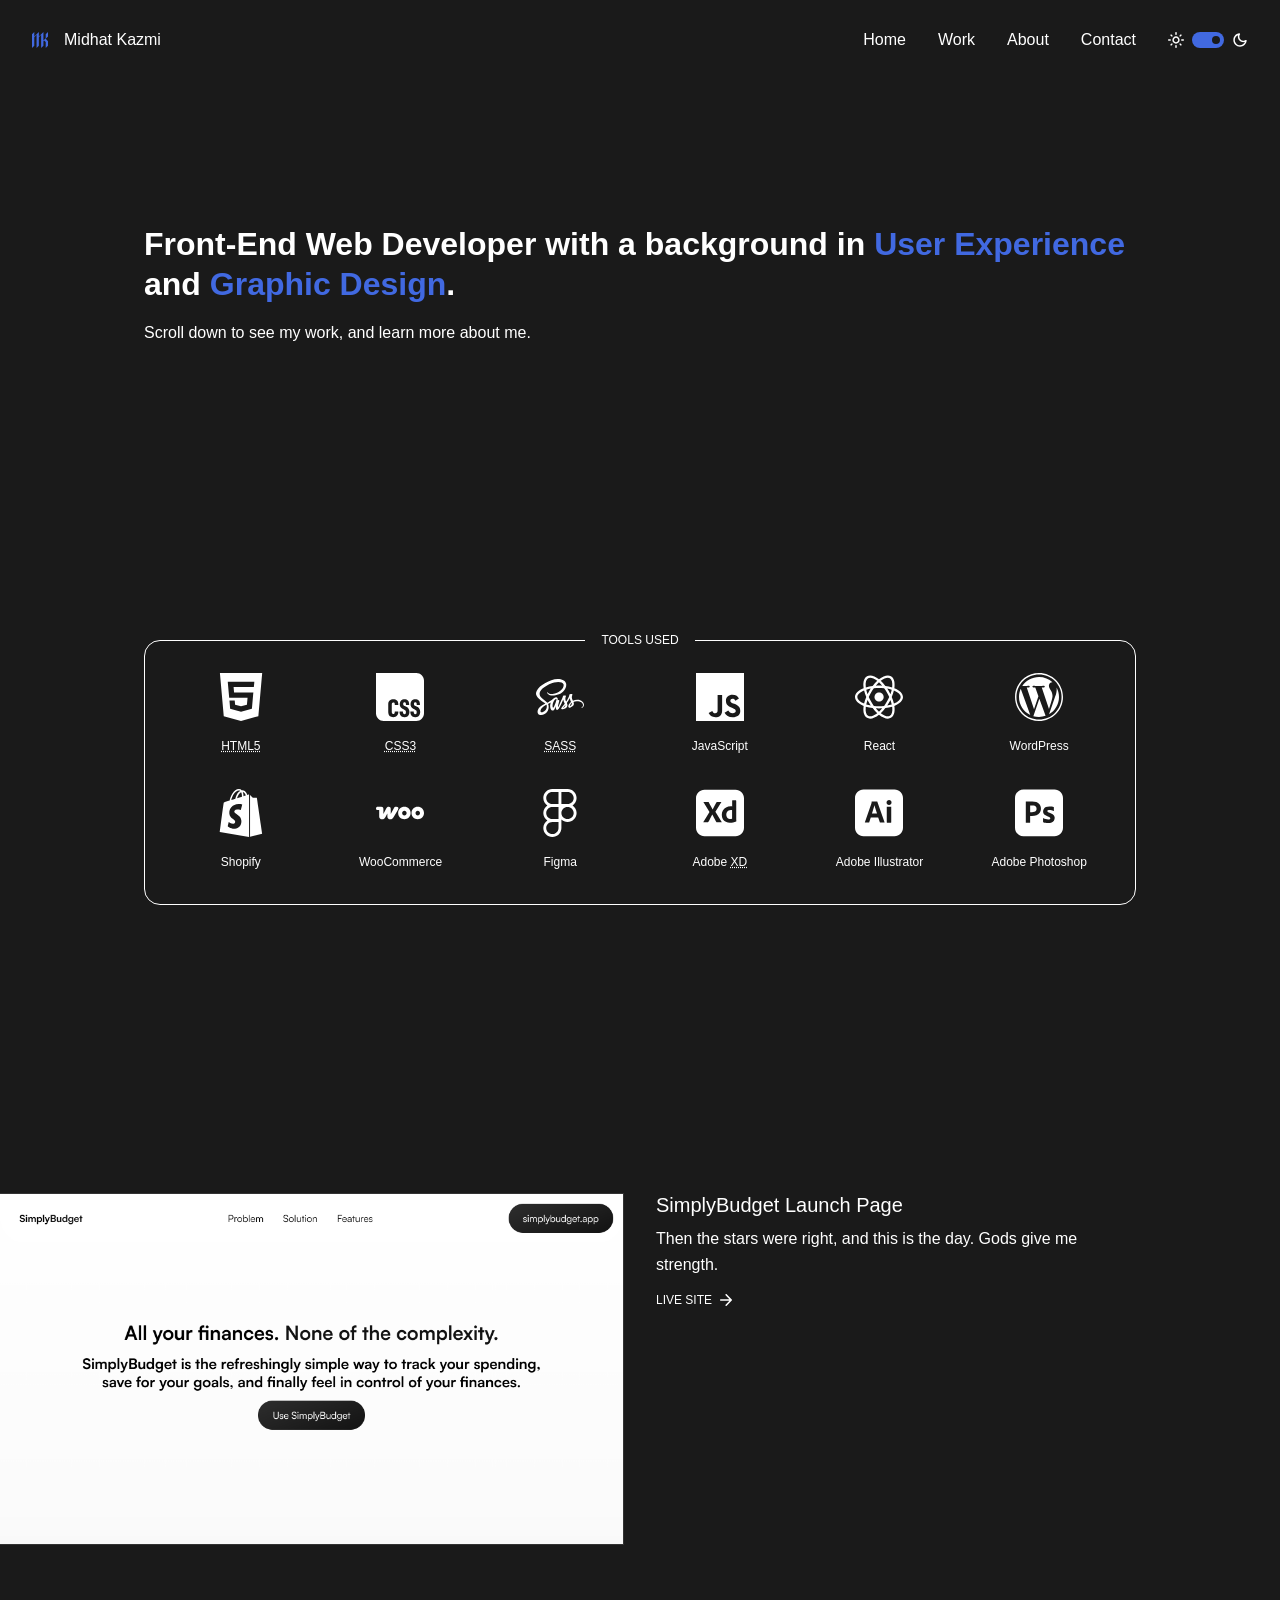
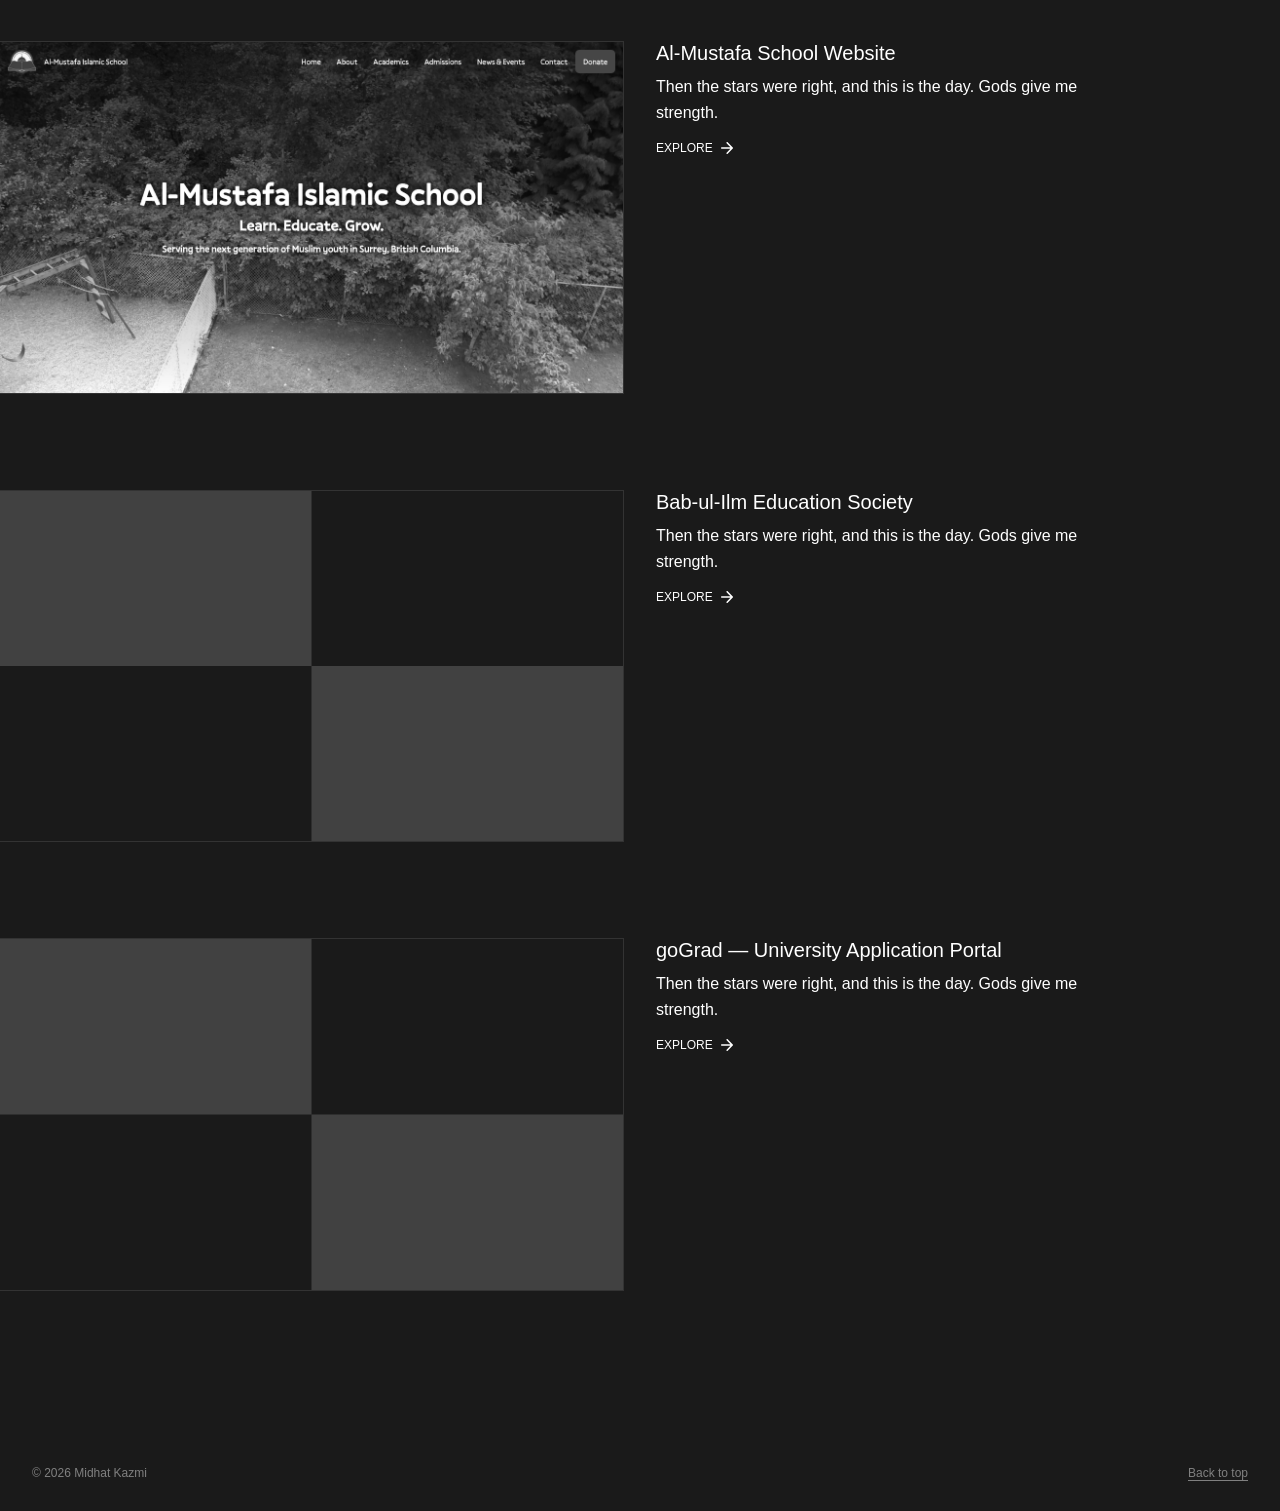
<file: index.html>
<!doctype html>
<html lang="en">
  <head>
    <meta charset="UTF-8" />
    <meta name="viewport" content="width=device-width, initial-scale=1.0" />
    <!-- <meta name="description" content=""> -->
    <!-- <meta name="keywords" content=""> -->
    <link rel="shortcut icon" href="img/favicon.svg" type="image/x-icon" />
    <link rel="stylesheet" href="css/normalize-fwd.css" />
    <link rel="stylesheet" href="css/style.css" />
    <link rel="stylesheet" href="css/dark.css" />
    <link rel="stylesheet" href="css/responsive.css" />
    <link
      href="https://api.fontshare.com/v2/css?f[]=general-sans@200,201,300,301,400,401,500,501,600,601,700,701,1,2&display=swap"
      rel="stylesheet"
    />
    <title>Midhat Kazmi | User Experience Developer</title>
  </head>
  <body id="Body" class="dark">
    <header id="Header" class="expanded">
      <div class="header">
        <a href="index.html">
          <svg
            width="512"
            height="512"
            viewBox="0 0 512 512"
            xmlns="http://www.w3.org/2000/svg"
            role="img"
            aria-label="Midhat Kazmi Logo"
          >
            <path
              d="M512 0L438.868 73.1325V201.142L365.717 274.292V0L292.566 73.1325L219.434 146.283V0L146.283 73.1325L73.1325 146.283V0L0 73.1325V512L73.1325 438.868V164.575L146.283 91.4247V512L219.434 438.868V164.575L292.566 91.4247V512L365.717 438.868V292.566L387.137 271.147L438.868 322.877V512L512 438.868V292.566L438.868 219.434L512 146.283V0Z"
            />
          </svg>
          <div>Midhat Kazmi</div>
        </a>
        <div class="toggle">
          <svg
            width="24"
            height="24"
            viewBox="0 0 24 24"
            xmlns="http://www.w3.org/2000/svg"
            role="img"
            aria-label="Sun Icon"
          >
            <path
              d="M14.3182 14.3182C14.9545 13.6818 15.2727 12.9091 15.2727 12C15.2727 11.0909 14.9545 10.3182 14.3182 9.68182C13.6818 9.04545 12.9091 8.72727 12 8.72727C11.0909 8.72727 10.3182 9.04545 9.68182 9.68182C9.04545 10.3182 8.72727 11.0909 8.72727 12C8.72727 12.9091 9.04545 13.6818 9.68182 14.3182C10.3182 14.9545 11.0909 15.2727 12 15.2727C12.9091 15.2727 13.6818 14.9545 14.3182 14.3182ZM8.14091 15.8591C7.07727 14.7955 6.54545 13.5091 6.54545 12C6.54545 10.4909 7.07727 9.20455 8.14091 8.14091C9.20455 7.07727 10.4909 6.54545 12 6.54545C13.5091 6.54545 14.7955 7.07727 15.8591 8.14091C16.9227 9.20455 17.4545 10.4909 17.4545 12C17.4545 13.5091 16.9227 14.7955 15.8591 15.8591C14.7955 16.9227 13.5091 17.4545 12 17.4545C10.4909 17.4545 9.20455 16.9227 8.14091 15.8591ZM1.09091 13.0909C0.781818 13.0909 0.522727 12.9864 0.313636 12.7773C0.104545 12.5682 0 12.3091 0 12C0 11.6909 0.104545 11.4318 0.313636 11.2227C0.522727 11.0136 0.781818 10.9091 1.09091 10.9091H3.27273C3.58182 10.9091 3.84091 11.0136 4.05 11.2227C4.25909 11.4318 4.36364 11.6909 4.36364 12C4.36364 12.3091 4.25909 12.5682 4.05 12.7773C3.84091 12.9864 3.58182 13.0909 3.27273 13.0909H1.09091ZM20.7273 13.0909C20.4182 13.0909 20.1591 12.9864 19.95 12.7773C19.7409 12.5682 19.6364 12.3091 19.6364 12C19.6364 11.6909 19.7409 11.4318 19.95 11.2227C20.1591 11.0136 20.4182 10.9091 20.7273 10.9091H22.9091C23.2182 10.9091 23.4773 11.0136 23.6864 11.2227C23.8955 11.4318 24 11.6909 24 12C24 12.3091 23.8955 12.5682 23.6864 12.7773C23.4773 12.9864 23.2182 13.0909 22.9091 13.0909H20.7273ZM11.2227 4.05C11.0136 3.84091 10.9091 3.58182 10.9091 3.27273V1.09091C10.9091 0.781818 11.0136 0.522727 11.2227 0.313636C11.4318 0.104545 11.6909 0 12 0C12.3091 0 12.5682 0.104545 12.7773 0.313636C12.9864 0.522727 13.0909 0.781818 13.0909 1.09091V3.27273C13.0909 3.58182 12.9864 3.84091 12.7773 4.05C12.5682 4.25909 12.3091 4.36364 12 4.36364C11.6909 4.36364 11.4318 4.25909 11.2227 4.05ZM11.2227 23.6864C11.0136 23.4773 10.9091 23.2182 10.9091 22.9091V20.7273C10.9091 20.4182 11.0136 20.1591 11.2227 19.95C11.4318 19.7409 11.6909 19.6364 12 19.6364C12.3091 19.6364 12.5682 19.7409 12.7773 19.95C12.9864 20.1591 13.0909 20.4182 13.0909 20.7273V22.9091C13.0909 23.2182 12.9864 23.4773 12.7773 23.6864C12.5682 23.8955 12.3091 24 12 24C11.6909 24 11.4318 23.8955 11.2227 23.6864ZM5.07273 6.6L3.9 5.45455C3.68182 5.25455 3.57727 5 3.58636 4.69091C3.59545 4.38182 3.7 4.11818 3.9 3.9C4.11818 3.68182 4.38182 3.57273 4.69091 3.57273C5 3.57273 5.25455 3.68182 5.45455 3.9L6.6 5.07273C6.8 5.29091 6.9 5.54545 6.9 5.83636C6.9 6.12727 6.8 6.38182 6.6 6.6C6.4 6.81818 6.15 6.92273 5.85 6.91364C5.55 6.90455 5.29091 6.8 5.07273 6.6ZM18.5455 20.1L17.4 18.9273C17.2 18.7091 17.1 18.45 17.1 18.15C17.1 17.85 17.2 17.6 17.4 17.4C17.6 17.1818 17.85 17.0773 18.15 17.0864C18.45 17.0955 18.7091 17.2 18.9273 17.4L20.1 18.5455C20.3182 18.7455 20.4227 19 20.4136 19.3091C20.4045 19.6182 20.3 19.8818 20.1 20.1C19.8818 20.3182 19.6182 20.4273 19.3091 20.4273C19 20.4273 18.7455 20.3182 18.5455 20.1ZM17.4 6.6C17.1818 6.4 17.0773 6.15 17.0864 5.85C17.0955 5.55 17.2 5.29091 17.4 5.07273L18.5455 3.9C18.7455 3.68182 19 3.57727 19.3091 3.58636C19.6182 3.59545 19.8818 3.7 20.1 3.9C20.3182 4.11818 20.4273 4.38182 20.4273 4.69091C20.4273 5 20.3182 5.25455 20.1 5.45455L18.9273 6.6C18.7091 6.8 18.4545 6.9 18.1636 6.9C17.8727 6.9 17.6182 6.8 17.4 6.6ZM3.9 20.1C3.68182 19.8818 3.57273 19.6182 3.57273 19.3091C3.57273 19 3.68182 18.7455 3.9 18.5455L5.07273 17.4C5.29091 17.2 5.55 17.1 5.85 17.1C6.15 17.1 6.4 17.2 6.6 17.4C6.81818 17.6 6.92273 17.85 6.91364 18.15C6.90455 18.45 6.8 18.7091 6.6 18.9273L5.45455 20.1C5.25455 20.3182 5 20.4227 4.69091 20.4136C4.38182 20.4045 4.11818 20.3 3.9 20.1Z"
            />
          </svg>
          <button type="button" id="Theme-Button">
            <div class="slider"></div>
          </button>
          <svg
            width="24"
            height="24"
            viewBox="0 0 24 24"
            xmlns="http://www.w3.org/2000/svg"
            role="img"
            aria-label="Moon Icon"
          >
            <path
              d="M12.0204 22C9.21841 22 6.84784 21.0304 4.9087 19.0913C2.96957 17.1522 2 14.7816 2 11.9796C2 9.41882 2.83503 7.1967 4.5051 5.31323C6.17517 3.42976 8.30915 2.3303 10.907 2.01485C11.1483 1.97773 11.3617 2.01021 11.5472 2.11227C11.7328 2.21433 11.8812 2.34886 11.9926 2.51587C12.1039 2.68287 12.1642 2.87771 12.1735 3.10039C12.1828 3.32307 12.1132 3.53646 11.9647 3.74058C11.6493 4.22305 11.4127 4.73335 11.255 5.27148C11.0972 5.80961 11.0184 6.37558 11.0184 6.96938C11.0184 8.63945 11.6029 10.059 12.7719 11.2281C13.941 12.3971 15.3605 12.9816 17.0306 12.9816C17.6059 12.9816 18.1765 12.8981 18.7424 12.7311C19.3084 12.5641 19.8141 12.3322 20.2594 12.0353C20.4635 11.9054 20.6723 11.8451 20.8857 11.8543C21.0991 11.8636 21.2893 11.9146 21.4563 12.0074C21.6419 12.1002 21.7857 12.2394 21.8877 12.4249C21.9898 12.6105 22.0223 12.8332 21.9852 13.093C21.7254 15.6537 20.6352 17.7784 18.7146 19.4671C16.794 21.1557 14.5626 22 12.0204 22ZM12.0204 19.7732C13.6534 19.7732 15.1193 19.3233 16.4183 18.4233C17.7172 17.5233 18.6636 16.3496 19.2574 14.9022C18.8863 14.995 18.5151 15.0692 18.144 15.1249C17.7729 15.1806 17.4017 15.2084 17.0306 15.2084C14.7482 15.2084 12.8044 14.4058 11.1993 12.8007C9.59417 11.1956 8.79161 9.25181 8.79161 6.96938C8.79161 6.59826 8.81945 6.22713 8.87512 5.856C8.93079 5.48488 9.00501 5.11375 9.09779 4.74262C7.6504 5.33643 6.47671 6.2828 5.57673 7.58174C4.67675 8.88068 4.22676 10.3466 4.22676 11.9796C4.22676 14.1321 4.98757 15.9692 6.50919 17.4908C8.0308 19.0124 9.86788 19.7732 12.0204 19.7732Z"
            />
          </svg>
        </div>
      </div>
      <div class="nav">
        <button type="button" id="Navigation-Button">
          <svg
            width="24"
            height="24"
            viewBox="0 0 24 24"
            xmlns="http://www.w3.org/2000/svg"
            role="img"
            aria-label="Navigation Icon"
          >
            <path
              d="M1.33333 20C0.955556 20 0.638889 19.8722 0.383333 19.6167C0.127778 19.3611 0 19.0444 0 18.6667C0 18.2889 0.127778 17.9722 0.383333 17.7167C0.638889 17.4611 0.955556 17.3333 1.33333 17.3333H22.6667C23.0444 17.3333 23.3611 17.4611 23.6167 17.7167C23.8722 17.9722 24 18.2889 24 18.6667C24 19.0444 23.8722 19.3611 23.6167 19.6167C23.3611 19.8722 23.0444 20 22.6667 20H1.33333ZM1.33333 13.3333C0.955556 13.3333 0.638889 13.2056 0.383333 12.95C0.127778 12.6944 0 12.3778 0 12C0 11.6222 0.127778 11.3056 0.383333 11.05C0.638889 10.7944 0.955556 10.6667 1.33333 10.6667H22.6667C23.0444 10.6667 23.3611 10.7944 23.6167 11.05C23.8722 11.3056 24 11.6222 24 12C24 12.3778 23.8722 12.6944 23.6167 12.95C23.3611 13.2056 23.0444 13.3333 22.6667 13.3333H1.33333ZM1.33333 6.66667C0.955556 6.66667 0.638889 6.53889 0.383333 6.28333C0.127778 6.02778 0 5.71111 0 5.33333C0 4.95556 0.127778 4.63889 0.383333 4.38333C0.638889 4.12778 0.955556 4 1.33333 4H22.6667C23.0444 4 23.3611 4.12778 23.6167 4.38333C23.8722 4.63889 24 4.95556 24 5.33333C24 5.71111 23.8722 6.02778 23.6167 6.28333C23.3611 6.53889 23.0444 6.66667 22.6667 6.66667H1.33333Z"
            />
          </svg>
        </button>
        <nav id="Navigation" class="collapsed">
          <ul>
            <li><a href="index.html">Home</a></li>
            <li><a href="index.html#Work">Work</a></li>
            <li><a href="about.html">About</a></li>
            <li><a href="contact.html">Contact</a></li>
          </ul>
        </nav>
      </div>
    </header>
    <main>
      <section class="landing">
        <h1>
          Front-End Web Developer with a background in
          <mark>User Experience</mark> and <mark>Graphic Design</mark>.
        </h1>
        <p>
          Scroll down to see <a href="#Work">my work</a>, and learn more
          <a href="about.html">about me</a>.
        </p>
      </section>
      <section class="tools">
        <h2>Tools Used</h2>
        <div class="tools">
          <figure>
            <svg
              width="512"
              height="512"
              viewBox="0 0 512 512"
              xmlns="http://www.w3.org/2000/svg"
              role="img"
              aria-label="Hypertext Markup Language Logo"
            >
              <path
                d="M31 0L72 460L256 512L441 460L482 0H31ZM397 109L394 138L393 150H177L182 208H388L386 223L373 372L372 382L257 413.72V414H256L140 382L133 293H189L193 338L256 355L319 338L326 265H130L116 109L115 94H398L397 109Z"
              />
            </svg>
            <figcaption>
              <abbr tabindex="0" title="Hypertext Markup Language">HTML5</abbr>
            </figcaption>
          </figure>
          <figure>
            <svg
              width="512"
              height="512"
              viewBox="0 0 512 512"
              xmlns="http://www.w3.org/2000/svg"
              role="img"
              aria-label="Cascading Style Sheets Logo"
            >
              <path
                d="M488.01 23.99C472.65 8.63 451.81 0 430.08 0H0V430.08C0 451.81 8.63 472.64 23.99 488.01C39.35 503.37 60.19 512 81.92 512H430.08C451.81 512 472.64 503.37 488.01 488.01C503.37 472.65 512 451.81 512 430.08V81.92C512 60.19 503.37 39.36 488.01 23.99ZM183.35 471.04C150.47 471.01 130.18 452.49 130.56 418.41V332.19C130.56 314.91 135.62 301.78 145.74 292.79C163.91 275.28 206.07 274.22 223.87 293.06C234.84 302.73 238.97 322.49 237.99 340.93H200.25C200.54 333.69 200.15 322.71 195.89 318.58C190.36 311.09 175.74 311.97 171.87 319.77C169.49 324 168.31 330.26 168.31 338.55V413.39C168.31 429.08 173.76 437.02 184.67 437.19C189.77 437.19 193.64 435.34 196.28 431.63C199.96 427.24 200.54 417.51 200.24 410.48H237.98C240.56 446.35 219.39 471.49 183.35 471.04ZM303.17 471.03C266.73 471.54 250.43 445.61 251.44 410.48H287.07C286.08 425.8 291.35 439.75 303.96 438.78C309.59 438.78 313.55 437.02 315.84 433.49C320.19 427.04 321.01 408.43 314.79 401.22C310.44 394.28 294.81 388.16 286.55 384.03C274.76 378.39 266.27 371.69 261.08 363.93C249.37 346.71 250.46 308.9 266.89 293.58C282.85 274.68 324.55 273.81 340.53 293.19C350.39 303.18 354.69 322.83 353.86 340.92H319.55C319.84 333.49 319.14 321.49 316.25 317.12C314.23 313.42 310.4 311.57 304.77 311.57C294.74 311.57 289.73 317.57 289.73 329.55C289.84 342.28 294.8 347.5 306.36 352.82C321.33 358.64 340.37 368.57 347.27 380.59C367.85 417.22 353.73 473.17 303.19 471.04L303.17 471.03ZM418.25 471.03C381.81 471.54 365.51 445.61 366.52 410.48H402.15C401.16 425.8 406.43 439.75 419.04 438.78C424.67 438.78 428.63 437.02 430.92 433.49C435.27 427.04 436.09 408.43 429.86 401.22C425.51 394.28 409.88 388.16 401.62 384.03C389.83 378.39 381.34 371.69 376.15 363.93C364.44 346.71 365.53 308.9 381.96 293.58C397.92 274.68 439.62 273.81 455.6 293.19C465.46 303.18 469.76 322.83 468.93 340.92H434.62C434.91 333.49 434.21 321.49 431.32 317.12C429.3 313.42 425.47 311.57 419.84 311.57C409.81 311.57 404.8 317.57 404.8 329.55C404.91 342.28 409.87 347.5 421.43 352.82C436.4 358.64 455.44 368.57 462.34 380.59C482.92 417.22 468.8 473.17 418.26 471.04L418.25 471.03Z"
              />
            </svg>
            <figcaption>
              <abbr tabindex="0" title="Cascading Style Sheets">CSS3</abbr>
            </figcaption>
          </figure>
          <figure>
            <svg
              width="512"
              height="512"
              viewBox="0 0 512 512"
              xmlns="http://www.w3.org/2000/svg"
              role="img"
              aria-label="Syntactically Awesome Style Sheets Logo"
            >
              <path
                d="M440.62 284.702C422.73 284.792 407.221 289.092 394.231 295.502C389.481 286.012 384.671 277.661 383.861 271.451C382.921 264.201 381.821 259.881 382.961 251.251C384.101 242.621 389.091 230.391 389.021 229.481C388.951 228.561 387.901 224.171 377.581 224.091C367.262 224.021 358.432 226.071 357.392 228.801C356.352 231.531 354.362 237.671 353.132 244.061C351.332 253.421 332.523 286.822 321.853 304.302C318.363 297.482 315.393 291.472 314.783 286.722C313.833 279.471 312.743 275.151 313.883 266.521C315.023 257.891 320.013 245.661 319.943 244.751C319.863 243.831 318.823 239.441 308.503 239.361C298.184 239.281 289.354 241.341 288.314 244.071C287.274 246.801 286.164 253.171 284.054 259.331C281.944 265.491 256.945 321.212 250.405 335.652C247.065 343.012 244.165 348.922 242.115 352.952V352.932C242.115 352.932 241.995 353.202 241.765 353.652C240.005 357.082 238.975 358.992 238.975 358.992C238.975 358.992 238.975 359.022 239.005 359.072C237.615 361.592 236.125 363.932 235.385 363.932C234.875 363.932 233.835 357.212 235.605 347.992C239.325 328.672 248.265 298.532 248.165 297.492C248.115 296.962 249.825 291.712 242.335 288.962C235.055 286.292 232.455 290.752 231.795 290.762C231.155 290.762 230.675 292.332 230.675 292.332C230.675 292.332 238.785 258.441 215.196 258.441C200.446 258.441 180.007 274.581 169.937 289.222C163.577 292.692 149.988 300.122 135.558 308.052C130.018 311.102 124.358 314.202 119.008 317.172C118.638 316.772 118.278 316.372 117.908 315.962C89.2992 285.422 36.4106 263.821 38.6606 222.761C39.4706 207.831 44.6604 168.54 140.278 120.86C218.606 81.8095 281.314 92.5496 292.144 116.37C307.623 150.39 258.635 213.641 177.287 222.761C146.288 226.241 129.978 214.221 125.918 209.741C121.648 205.031 121.008 204.811 119.418 205.701C116.818 207.141 118.468 211.301 119.418 213.781C121.848 220.101 131.808 231.321 148.808 236.901C163.757 241.811 200.136 244.501 244.145 227.471C293.434 208.391 331.913 155.34 320.613 110.98C309.083 65.8693 234.335 51.0392 163.587 76.1794C121.478 91.1396 75.8996 114.64 43.1305 145.31C4.16151 181.79 -2.05832 213.531 0.501613 226.791C9.59137 273.921 74.5196 304.612 100.509 327.362C99.2289 328.072 98.019 328.732 96.929 329.332C83.8994 335.782 34.4107 361.692 22.031 389.073C7.99141 420.133 24.261 442.413 35.0407 445.413C68.4298 454.713 102.679 437.983 121.098 410.513C139.498 383.043 137.258 347.272 128.808 330.942C128.708 330.732 128.588 330.542 128.478 330.342C131.838 328.352 135.268 326.322 138.678 324.332C145.318 320.432 151.818 316.802 157.477 313.722C154.317 322.392 151.998 332.782 150.798 347.782C149.388 365.412 156.607 388.193 166.057 397.163C170.217 401.113 175.227 401.203 178.397 401.203C189.387 401.203 194.406 392.043 199.936 381.222C206.716 367.942 212.726 352.492 212.726 352.492C212.726 352.492 205.186 394.243 225.736 394.243C233.225 394.243 240.755 384.523 244.115 379.572C244.115 379.632 244.135 379.652 244.135 379.652C244.135 379.652 244.335 379.332 244.715 378.682C245.495 377.492 245.925 376.732 245.925 376.732C245.925 376.732 245.945 376.662 245.965 376.522C248.975 371.292 255.645 359.372 265.664 339.702C278.604 314.292 291.014 282.462 291.014 282.462C291.014 282.462 292.174 290.242 295.944 303.112C298.164 310.692 302.893 319.062 306.613 327.082C303.613 331.252 301.773 333.642 301.773 333.642C301.773 333.642 301.793 333.692 301.823 333.762C299.423 336.952 296.744 340.382 293.924 343.742C283.714 355.912 271.544 369.812 269.924 373.822C268.004 378.542 268.454 382.022 272.164 384.823C274.874 386.863 279.694 387.183 284.724 386.843C293.904 386.223 300.363 383.952 303.543 382.562C308.503 380.802 314.293 378.042 319.723 374.052C329.743 366.682 335.783 356.142 335.203 342.182C334.883 334.482 332.423 326.862 329.323 319.662C330.233 318.352 331.143 317.032 332.063 315.692C347.862 292.592 360.102 267.211 360.102 267.211C360.102 267.211 361.262 274.991 365.032 287.862C366.952 294.372 370.722 301.482 374.111 308.442C359.262 320.512 350.052 334.542 346.852 343.742C340.942 360.762 345.572 368.472 354.252 370.232C358.182 371.032 363.742 369.222 367.922 367.452C373.122 365.722 379.371 362.852 385.211 358.562C395.231 351.192 404.861 340.882 404.281 326.912C404.021 320.552 402.291 314.252 399.951 308.192C412.54 302.942 428.83 300.032 449.589 302.452C494.118 307.652 502.858 335.472 501.188 347.122C499.518 358.762 490.178 365.162 487.058 367.102C483.939 369.042 482.989 369.702 483.249 371.142C483.629 373.222 485.068 373.152 487.738 372.702C491.398 372.082 511.128 363.232 511.968 341.742C513.048 314.452 486.908 284.482 440.63 284.732L440.62 284.702ZM97.399 400.493C82.6494 416.593 62.0399 422.673 53.2102 417.553C43.6704 412.013 47.4403 388.313 65.5499 371.232C76.5796 360.822 90.8192 351.232 100.269 345.322C102.419 344.032 105.579 342.122 109.419 339.822C110.059 339.462 110.409 339.262 110.409 339.262L110.389 339.232C111.129 338.792 111.889 338.332 112.669 337.862C119.258 362.182 112.869 383.582 97.389 400.483L97.399 400.493ZM204.846 327.402C199.706 339.932 188.957 371.992 182.417 370.272C176.797 368.792 173.377 344.432 181.297 320.442C185.277 308.372 193.796 293.952 198.796 288.342C206.846 279.331 215.716 276.381 217.866 280.031C220.616 284.692 208.076 319.532 204.856 327.392L204.846 327.402ZM293.624 369.782C291.444 370.922 289.444 371.632 288.524 371.082C287.844 370.682 289.424 369.172 289.424 369.172C289.424 369.172 300.523 357.222 304.903 351.772C307.443 348.612 310.403 344.852 313.613 340.652C313.643 341.072 313.653 341.482 313.653 341.892C313.613 356.212 299.794 365.882 293.634 369.772L293.624 369.782ZM362.012 354.182C360.382 353.022 360.652 349.292 366.002 337.642C368.092 333.072 372.882 325.372 381.201 318.012C382.161 321.042 382.751 323.942 382.731 326.642C382.621 344.662 369.782 351.392 362.012 354.182Z"
              />
            </svg>
            <figcaption>
              <abbr tabindex="0" title="Syntactically Awesome Style Sheets"
                >SASS</abbr
              >
            </figcaption>
          </figure>
          <figure>
            <svg
              width="512"
              height="512"
              viewBox="0 0 512 512"
              xmlns="http://www.w3.org/2000/svg"
              role="img"
              aria-label="JavaScript Logo"
            >
              <path
                d="M0 0V512H512V0H0ZM278.63 399.33C278.63 449.16 249.42 471.85 206.8 471.85C168.31 471.85 145.97 451.92 134.63 427.86L173.81 404.15C181.37 417.55 188.24 428.89 204.74 428.89C221.24 428.89 230.52 422.71 230.52 398.65V235.05H278.63V399.33ZM392.4 471.86C347.72 471.86 318.85 450.55 304.76 422.71L343.94 400.03C354.25 416.87 367.66 429.25 391.37 429.25C411.31 429.25 424.02 419.28 424.02 405.53C424.02 389.03 410.96 383.19 388.97 373.57L376.94 368.41C342.22 353.63 319.2 335.08 319.2 295.9C319.2 259.81 346.69 232.32 389.66 232.32C420.25 232.32 442.24 242.97 458.05 270.81L420.59 294.87C412.34 280.09 403.41 274.25 389.66 274.25C375.91 274.25 366.63 283.19 366.63 294.87C366.63 309.31 375.57 315.15 396.18 324.09L408.21 329.24C449.11 346.77 472.14 364.64 472.14 404.85C472.14 448.16 438.12 471.87 392.41 471.87L392.4 471.86Z"
              />
            </svg>
            <figcaption>JavaScript</figcaption>
          </figure>
          <figure>
            <svg
              width="512"
              height="512"
              viewBox="0 0 512 512"
              xmlns="http://www.w3.org/2000/svg"
              role="img"
              aria-label="React Logo"
            >
              <path
                d="M256.9 206.877C229.82 206.877 207.86 228.837 207.86 255.917C207.86 282.997 229.82 304.957 256.9 304.957C283.98 304.957 305.94 282.997 305.94 255.917C305.94 228.837 283.98 206.877 256.9 206.877Z"
              />
              <path
                d="M511.96 256.357C511.96 217.857 476.31 184.087 419.54 161.867C420.3 156.867 420.98 151.907 421.47 147.047C427.07 91.7273 413.74 51.7973 383.96 34.5973C350.64 15.3573 303.57 29.3173 255.98 67.4073C208.39 29.3273 161.32 15.3673 128 34.6073C98.22 51.8073 84.89 91.7374 90.49 147.057C90.98 151.917 91.65 156.887 92.42 161.907C87.69 163.717 83.05 165.627 78.58 167.637C27.9 190.417 0 221.957 0 256.357C0 294.857 35.65 328.627 92.42 350.847C91.64 355.847 90.98 360.807 90.49 365.667C84.89 420.987 98.22 460.917 128 478.117C138.24 483.927 149.84 486.887 161.61 486.717C189.82 486.717 222.76 471.867 255.98 445.307C289.18 471.867 322.14 486.717 350.39 486.717C362.16 486.887 373.76 483.917 384 478.117C413.78 460.917 427.11 420.987 421.51 365.667C421.02 360.807 420.34 355.857 419.58 350.847C476.35 328.657 512 294.837 512 256.357M350.17 50.3973C357.74 50.2173 365.22 52.0473 371.84 55.7073C392.52 67.6473 401.8 100.047 397.29 144.577C396.98 147.607 396.62 150.687 396.19 153.777C372.59 146.667 348.42 141.597 323.95 138.617C309.12 118.897 292.62 100.477 274.64 83.5673C302.87 61.7473 329.37 50.3973 350.15 50.3973M340.45 305.137C331.32 320.997 321.37 336.377 310.65 351.207C292.48 353.077 274.23 354.007 255.96 353.987C237.7 353.997 219.45 353.067 201.29 351.207C190.6 336.377 180.68 320.997 171.58 305.137C162.45 289.317 154.14 273.037 146.71 256.357C154.14 239.677 162.45 223.387 171.58 207.577C180.67 191.787 190.56 176.457 201.2 161.667C219.4 159.757 237.68 158.797 255.98 158.817C274.24 158.807 292.49 159.737 310.65 161.597C321.33 176.407 331.25 191.757 340.38 207.577C349.51 223.397 357.81 239.677 365.25 256.357C357.81 273.037 349.51 289.317 340.38 305.137M377.68 287.067C383.41 302.707 388.12 318.697 391.77 334.947C375.93 339.887 359.79 343.777 343.44 346.597C349.65 337.227 355.67 327.477 361.5 317.347C367.26 307.337 372.66 297.237 377.76 287.137M221.68 377.277C232.91 377.967 244.38 378.357 256 378.357C267.62 378.357 279.15 377.957 290.41 377.277C279.74 390.057 268.25 402.127 256 413.407C243.78 402.127 232.32 390.057 221.68 377.277ZM168.55 346.567C152.2 343.757 136.05 339.877 120.2 334.947C123.84 318.727 128.52 302.757 134.23 287.137C139.25 297.237 144.63 307.337 150.48 317.347C156.33 327.357 162.38 337.217 168.54 346.597M134.23 225.557C128.54 209.997 123.86 194.097 120.23 177.937C136.04 173.007 152.14 169.097 168.45 166.247C162.27 175.587 156.22 185.277 150.39 195.367C144.56 205.467 139.23 215.437 134.14 225.557M290.3 135.417C279.07 134.727 267.6 134.337 255.89 134.337C244.18 134.337 232.84 134.697 221.57 135.417C232.21 122.637 243.67 110.567 255.89 99.2873C268.14 110.567 279.63 122.637 290.3 135.417ZM361.46 195.367C355.61 185.227 349.56 175.467 343.31 166.097C359.7 168.917 375.89 172.817 391.77 177.767C388.13 193.987 383.44 209.957 377.74 225.567C372.72 215.467 367.32 205.367 361.48 195.377M114.74 144.597C110.17 100.077 119.51 67.6673 140.17 55.7273C146.8 52.0673 154.28 50.2373 161.84 50.4173C182.63 50.4173 209.12 61.7673 237.35 83.5873C219.36 100.507 202.85 118.937 188.01 138.677C163.55 141.667 139.38 146.717 115.77 153.777C115.35 150.687 114.97 147.637 114.69 144.597M88.59 189.867C91.37 188.657 94.21 187.457 97.1 186.257C102.78 210.237 110.48 233.687 120.13 256.357C110.47 279.077 102.76 302.577 97.08 326.597C51.06 307.717 24.38 281.557 24.38 256.357C24.38 232.477 47.86 208.247 88.59 189.867ZM140.17 456.987C119.51 445.047 110.17 412.627 114.74 368.117C115.03 365.077 115.41 362.027 115.82 358.917C139.42 366.027 163.59 371.097 188.07 374.077C202.91 393.807 219.4 412.237 237.38 429.167C198.02 459.577 162.06 469.597 140.23 456.987M397.27 368.117C401.79 412.657 392.5 445.047 371.82 456.987C350 469.637 314.02 459.567 274.69 429.167C292.66 412.237 309.15 393.807 323.98 374.077C348.45 371.097 372.62 366.027 396.22 358.917C396.65 362.027 397.02 365.077 397.32 368.117M414.99 326.567C409.3 302.557 401.58 279.067 391.93 256.357C401.58 233.637 409.29 210.137 414.98 186.117C460.91 204.997 487.66 231.157 487.66 256.357C487.66 281.557 460.98 307.717 414.96 326.597"
              />
            </svg>
            <figcaption>React</figcaption>
          </figure>
          <figure>
            <svg
              width="512"
              height="512"
              viewBox="0 0 512 512"
              xmlns="http://www.w3.org/2000/svg"
              role="img"
              aria-label="WordPress Logo"
            >
              <path
                d="M256 15.36C288.49 15.36 320.01 21.72 349.67 34.27C363.92 40.3 377.68 47.76 390.54 56.46C403.29 65.07 415.27 74.96 426.17 85.85C437.06 96.74 446.95 108.73 455.56 121.48C464.25 134.34 471.71 148.09 477.75 162.35C490.29 192.01 496.66 223.52 496.66 256.02C496.66 288.52 490.3 320.03 477.75 349.69C471.72 363.94 464.26 377.7 455.56 390.56C446.95 403.31 437.06 415.29 426.17 426.19C415.28 437.08 403.29 446.97 390.54 455.58C377.67 464.27 363.93 471.73 349.67 477.77C320.01 490.31 288.5 496.68 256 496.68C223.5 496.68 191.99 490.32 162.33 477.77C148.08 471.74 134.32 464.28 121.46 455.58C108.71 446.97 96.73 437.08 85.83 426.19C74.94 415.3 65.05 403.31 56.44 390.56C47.75 377.7 40.29 363.95 34.25 349.69C21.71 320.03 15.34 288.52 15.34 256.02C15.34 223.52 21.7 192.01 34.25 162.35C40.28 148.1 47.74 134.34 56.44 121.48C65.05 108.73 74.94 96.75 85.83 85.85C96.72 74.96 108.71 65.07 121.46 56.46C134.32 47.77 148.07 40.31 162.33 34.27C191.99 21.73 223.5 15.36 256 15.36ZM256 0C114.62 0 0 114.62 0 256C0 397.38 114.62 512 256 512C397.38 512 512 397.38 512 256C512 114.62 397.39 0 256 0Z"
              />
              <path
                d="M42.6699 255.99C42.6699 340.43 91.7399 413.41 162.91 447.98L61.1399 169.18C49.2999 195.71 42.6699 225.07 42.6699 256V255.99ZM400.02 245.23C400.02 218.86 390.55 200.6 382.43 186.39C371.62 168.81 361.47 153.93 361.47 136.35C361.47 116.74 376.34 98.49 397.3 98.49C398.24 98.49 399.14 98.61 400.07 98.66C362.11 63.88 311.54 42.65 256.01 42.65C181.48 42.65 115.91 80.9 77.7599 138.8C82.7699 138.96 87.4899 139.06 91.4899 139.06C113.8 139.06 148.35 136.35 148.35 136.35C159.85 135.67 161.21 152.57 149.72 153.93C149.72 153.93 138.16 155.28 125.31 155.96L202.99 387.04L249.69 247.02L216.46 155.96C204.96 155.28 194.09 153.93 194.09 153.93C182.59 153.26 183.94 135.68 195.44 136.35C195.44 136.35 230.66 139.06 251.63 139.06C273.94 139.06 308.49 136.35 308.49 136.35C319.99 135.67 321.35 152.57 309.85 153.93C309.85 153.93 298.28 155.28 285.43 155.96L362.53 385.28L384.54 315.54C394.32 285.07 400.05 263.47 400.05 245.21H400.03L400.02 245.23ZM259.75 274.65L195.73 460.64C214.85 466.26 235.06 469.33 256 469.33C280.85 469.33 304.68 465.04 326.85 457.23C326.28 456.32 325.75 455.35 325.32 454.29L259.75 274.65ZM443.21 153.65C444.12 160.45 444.65 167.74 444.65 175.58C444.65 197.22 440.6 221.55 428.42 251.99L363.26 440.38C426.68 403.4 469.34 334.69 469.34 255.99C469.34 218.9 459.86 184.03 443.21 153.64V153.65Z"
              />
            </svg>
            <figcaption>WordPress</figcaption>
          </figure>
          <figure>
            <svg
              width="512"
              height="512"
              viewBox="0 0 512 512"
              xmlns="http://www.w3.org/2000/svg"
              role="img"
              aria-label="Shopify Logo"
            >
              <path
                d="M338.422 59.8958C338.422 59.8958 332.641 61.5473 323.145 64.4375C321.494 59.07 319.016 52.8768 315.713 46.2707C304.978 25.6267 288.876 14.4789 269.884 14.4789C268.645 14.4789 267.406 14.4789 265.755 14.8918C265.342 14.0661 264.516 13.6532 264.103 12.8274C255.846 3.74404 245.111 -0.384768 232.311 0.0281123C207.539 0.853873 182.766 18.6077 162.948 50.3995C148.91 72.6951 138.175 100.771 135.285 122.654C106.796 131.324 86.9775 137.517 86.5646 137.93C72.1138 142.472 71.7009 142.885 70.0494 156.51C67.5721 166.832 30 457.913 30 457.913L342.138 512V59.07C340.486 59.4829 339.248 59.4829 338.422 59.8958ZM266.168 82.1913C249.652 87.1459 231.486 92.9262 213.732 98.2937C218.686 78.8883 228.596 59.4829 240.156 46.6836C244.698 42.1419 250.891 36.7745 257.91 33.4714C264.929 48.3351 266.581 68.5663 266.168 82.1913ZM232.724 16.5433C238.505 16.5433 243.459 17.782 247.588 20.2593C240.982 23.5623 234.376 28.9298 228.183 35.123C212.493 52.0511 200.52 78.4754 195.565 103.661C180.701 108.203 165.838 112.745 152.213 116.873C160.883 77.6497 194.326 17.782 232.724 16.5433ZM184.417 243.628C186.069 270.052 255.846 275.832 259.974 338.177C262.865 387.31 233.963 420.753 192.262 423.231C141.891 426.534 114.228 396.806 114.228 396.806L124.963 351.389C124.963 351.389 152.626 372.446 174.921 370.795C189.372 369.969 194.739 357.996 194.326 349.738C192.262 315.056 135.285 317.12 131.569 260.143C128.266 212.662 159.645 164.355 229.008 159.813C255.846 158.161 269.471 164.767 269.471 164.767L253.781 224.222C253.781 224.222 236.027 215.965 214.97 217.616C184.417 219.681 184.004 239.086 184.417 243.628ZM282.683 77.2368C282.683 64.8504 281.031 47.0965 275.251 32.2328C294.244 35.9487 303.327 57.0056 307.456 69.8049C300.024 71.8693 291.766 74.3466 282.683 77.2368Z"
              />
              <path
                d="M352.46 510.349L482.104 478.144C482.104 478.144 426.365 101.184 425.952 98.7067C425.539 96.2294 423.475 94.5779 421.411 94.5779C419.346 94.5779 383.013 93.7521 383.013 93.7521C383.013 93.7521 360.717 72.2823 352.46 64.0247V510.349Z"
              />
            </svg>
            <figcaption>Shopify</figcaption>
          </figure>
          <figure>
            <svg
              width="512"
              height="512"
              viewBox="0 0 512 512"
              xmlns="http://www.w3.org/2000/svg"
              role="img"
              aria-label="WooCommerce Logo"
            >
              <path
                d="M215.84 190C203.85 190 196.04 193.9 189.07 207.01L157.28 266.97V213.7C157.28 197.8 149.75 190 135.81 190C121.87 190 116.01 194.74 109.04 208.13L78.92 266.97V214.26C78.92 197.25 71.95 190 54.94 190H20.36C7.25 190 0 196.13 0 207.29C0 218.45 6.97 225.14 19.8 225.14H34.02V292.35C34.02 311.31 46.85 322.47 65.25 322.47C83.65 322.47 92.02 315.22 101.22 298.21L121.3 260.56V292.35C121.3 311.03 133.57 322.47 152.25 322.47C170.93 322.47 177.91 316.06 188.5 298.21L234.79 220.13C244.83 203.12 237.86 190.01 215.55 190.01H215.83L215.84 190Z"
              />
              <path
                d="M302.85 190C264.93 190 236.2 218.17 236.2 256.37C236.2 294.57 265.2 322.46 302.85 322.46C340.5 322.46 369.22 294.29 369.5 256.37C369.5 218.17 340.5 190 302.85 190ZM302.85 281.75C288.63 281.75 278.87 271.15 278.87 256.37C278.87 241.59 288.63 230.72 302.85 230.72C317.07 230.72 326.83 241.6 326.83 256.37C326.83 271.14 317.35 281.75 302.85 281.75Z"
              />
              <path
                d="M445.35 190C407.7 190 378.7 218.17 378.7 256.37C378.7 294.57 407.7 322.46 445.35 322.46C483 322.46 512 294.29 512 256.37C512 218.45 483 190 445.35 190ZM445.35 281.75C430.85 281.75 421.65 271.15 421.65 256.37C421.65 241.59 431.13 230.72 445.35 230.72C459.57 230.72 469.33 241.6 469.33 256.37C469.33 271.14 459.85 281.75 445.35 281.75Z"
              />
            </svg>
            <figcaption>Woo&shy;Commerce</figcaption>
          </figure>
          <figure>
            <svg
              width="512"
              height="512"
              viewBox="0 0 512 512"
              xmlns="http://www.w3.org/2000/svg"
              role="img"
              aria-label="Figma Logo"
            >
              <path
                fill-rule="evenodd"
                clip-rule="evenodd"
                d="M121.479 175.817C95.304 158.756 78 129.217 78 95.6339C78 42.8169 120.802 0 173.602 0H337.398C390.198 0 433 42.8169 433 95.6339C433 129.217 415.697 158.756 389.521 175.817C415.697 192.879 433 222.419 433 256.001C433 308.818 390.198 351.635 337.398 351.635H335.656C310.697 351.635 287.972 342.067 270.946 326.398V415.494C270.946 468.902 227.207 512 174.035 512C121.344 512 78 469.292 78 416.366C78 382.784 95.3032 353.245 121.477 336.184C95.3032 319.122 78 289.583 78 256.001C78 222.419 95.304 192.879 121.479 175.817ZM270.946 256.001C270.946 291.751 299.918 320.732 335.656 320.732H337.398C373.137 320.732 402.108 291.751 402.108 256.001C402.108 220.25 373.137 191.27 337.398 191.27H335.656C299.918 191.27 270.946 220.25 270.946 256.001ZM240.054 191.27H173.602C137.863 191.27 108.892 220.25 108.892 256.001C108.892 291.679 137.746 320.614 173.384 320.732H173.486H240.054V191.27ZM173.602 351.635C173.529 351.635 173.457 351.635 173.384 351.635C137.746 351.752 108.892 380.688 108.892 416.366C108.892 452.008 138.188 481.097 174.035 481.097C210.363 481.097 240.054 451.618 240.054 415.494V351.635H173.602ZM240.054 160.365H173.602C137.863 160.365 108.892 131.384 108.892 95.6339C108.892 59.8835 137.863 30.9026 173.602 30.9026H240.054V160.365ZM337.398 160.365H270.946V30.9026H337.398C373.137 30.9026 402.108 59.8835 402.108 95.6339C402.108 131.384 373.137 160.365 337.398 160.365Z"
              />
            </svg>
            <figcaption>Figma</figcaption>
          </figure>
          <figure>
            <svg
              width="512"
              height="512"
              viewBox="0 0 512 512"
              xmlns="http://www.w3.org/2000/svg"
              role="img"
              aria-label="Adobe Experience Design Logo"
            >
              <path
                d="M421.36 9H90.64C40.58 9 0 49.58 0 99.64V412.07C0 462.13 40.58 502.71 90.64 502.71H421.36C471.42 502.71 512 462.13 512 412.07V99.64C512 49.58 471.42 9 421.36 9ZM274.46 354.28C274.23 355.07 273.44 355.58 272.09 355.8H224.05C222.67 355.94 221.28 355.7 220.02 355.1C218.77 354.5 217.7 353.57 216.94 352.42C212.42 343.63 207.91 335.53 203.41 326.85C198.9 318.17 194.11 309.32 189.03 300.29C183.96 291.27 178.94 282.14 173.98 272.89H173.64C169.13 281.91 164.45 290.93 159.6 299.95C154.74 308.97 149.95 317.94 145.22 326.84C140.48 335.75 135.64 343.96 130.67 352.75C130.3 353.69 129.65 354.49 128.8 355.04C127.95 355.59 126.95 355.85 125.94 355.79H79.59C79.4 355.81 79.21 355.79 79.03 355.73C78.85 355.67 78.68 355.58 78.54 355.45C78.4 355.32 78.28 355.17 78.2 354.99C78.12 354.82 78.08 354.63 78.08 354.44C77.95 353.61 78.13 352.77 78.58 352.07L143.87 245.48L80.27 140.48C79.59 139.58 79.48 138.85 79.93 138.28C80.18 137.99 80.49 137.76 80.85 137.62C81.2 137.47 81.58 137.41 81.97 137.44H129.67C130.71 137.38 131.75 137.56 132.71 137.95C133.52 138.41 134.21 139.05 134.74 139.81C138.8 148.83 143.31 155.28 148.27 164.29C153.23 173.32 158.25 182.22 163.32 191.02C168.4 199.81 173.08 208.72 177.36 217.75H177.7C182.21 208.5 186.77 199.48 191.4 190.69C196.02 181.89 200.76 173.04 205.61 164.13C210.46 155.22 215.13 148.95 219.65 140.15C219.91 139.31 220.37 138.56 221 137.95C221.84 137.53 222.77 137.35 223.71 137.44H268.03C268.46 137.33 268.91 137.38 269.31 137.56C269.71 137.74 270.03 138.06 270.23 138.45C270.43 138.84 270.48 139.29 270.39 139.72C270.3 140.15 270.06 140.54 269.72 140.81L206.8 242.08L274.12 351.72C274.55 352.49 274.67 353.4 274.46 354.26V354.28ZM430.03 345.26C429.67 345.86 429.13 346.34 428.5 346.64C418.03 351.22 407.08 354.62 395.86 356.79C385.15 358.77 374.28 359.79 363.39 359.83C347.82 360.07 332.39 356.83 318.23 350.36C305.03 344.25 294 334.29 286.6 321.78C278.46 307.18 274.48 290.62 275.1 273.91C274.97 258.38 278.94 243.1 286.6 229.59C294.49 215.84 306.1 204.58 320.09 197.11C336.46 188.58 354.75 184.39 373.2 184.93C374.33 184.93 375.8 184.99 377.6 185.1C379.4 185.22 383.24 185.39 385.73 185.61V125.76C385.54 124.34 385.91 122.9 386.77 121.75C387.63 120.6 388.91 119.84 390.33 119.63H423.07C424.69 119.63 426.24 120.28 427.39 121.43C428.54 122.58 429.18 124.13 429.19 125.75V318.56C429.19 322.4 429.36 326.57 429.7 331.08C430.04 335.59 430.32 339.65 430.55 343.26C430.59 343.96 430.42 344.66 430.06 345.27L430.03 345.26Z"
              />
              <path
                d="M371.5 224.18C363.29 224.1 355.18 225.95 347.82 229.59C339.94 233.35 333.37 239.39 328.96 246.93C324.56 254.47 322.52 263.16 323.12 271.88C322.96 279.25 324.16 286.59 326.67 293.53C328.71 299.12 331.95 304.2 336.14 308.42C340.16 312.3 345.02 315.2 350.35 316.88C355.97 318.7 361.86 319.62 367.77 319.59C370.93 319.59 373.86 319.48 376.57 319.25C379.39 319.06 382.19 318.61 384.92 317.9V225.55C382.78 225.06 380.61 224.72 378.43 224.54C376.13 224.31 373.81 224.19 371.49 224.2L371.5 224.18Z"
              />
            </svg>
            <figcaption>
              Adobe <abbr tabindex="0" title="Experience Design">XD</abbr>
            </figcaption>
          </figure>
          <figure>
            <svg
              width="512"
              height="512"
              viewBox="0 0 512 512"
              xmlns="http://www.w3.org/2000/svg"
              role="img"
              aria-label="Adobe Illustrator Logo"
            >
              <path
                d="M223.996 227.646C221.866 221.036 219.946 214.636 217.806 208.016C215.676 201.406 213.756 195.216 212.046 189.026C210.336 183.057 208.846 177.507 207.356 172.387H206.926C205.006 181.557 202.656 190.736 199.676 199.906C196.476 210.146 193.276 220.816 189.866 231.476C186.876 242.355 183.676 252.385 180.476 261.345H234.665C233.385 256.865 231.675 251.535 229.755 245.985C227.836 240.225 225.916 234.036 223.996 227.636V227.646Z"
              />
              <path
                d="M421.322 6H90.6682C40.5292 6 0 46.5292 0 96.6682V414.532C0 464.661 40.5292 505.2 90.6682 505.2H421.332C471.461 505.2 512 464.671 512 414.532V96.6682C512 46.5392 471.471 6 421.332 6H421.322ZM312.954 357.783H268.365C266.875 357.993 265.375 356.933 264.955 355.433L247.465 304.664H168.107L151.897 354.793C151.467 356.713 149.767 357.993 147.847 357.783H107.738C105.388 357.783 104.748 356.503 105.388 353.943L174.077 156.187C174.717 154.057 175.357 151.707 176.207 149.147C177.057 144.667 177.487 139.977 177.487 135.277C177.277 134.207 178.127 133.148 179.196 132.928H234.445C236.155 132.928 237.005 133.568 237.215 134.637L315.084 354.363C315.724 356.713 315.084 357.773 312.954 357.773V357.783ZM386.552 355.433C386.552 357.783 385.702 358.843 383.783 358.843H341.973C339.843 358.843 338.773 357.563 338.773 355.433V191.166C338.773 189.036 339.623 188.176 341.543 188.176H383.783C385.702 188.176 386.552 189.246 386.552 191.166V355.433ZM382.073 162.797C377.163 167.917 369.913 170.687 362.663 170.267C355.623 170.477 348.793 167.707 343.673 162.797C338.763 157.467 336.203 150.427 336.423 143.167C336.213 135.917 338.983 129.088 344.103 124.178C349.223 119.268 356.053 116.708 363.093 116.708C371.413 116.708 377.813 119.268 382.503 124.178C387.192 129.298 389.752 136.127 389.542 143.167C389.752 150.417 387.192 157.457 382.073 162.797Z"
              />
            </svg>
            <figcaption>Adobe Illustrator</figcaption>
          </figure>
          <figure>
            <svg
              width="512"
              height="512"
              viewBox="0 0 512 512"
              xmlns="http://www.w3.org/2000/svg"
              role="img"
              aria-label="Adobe Photoshop Logo"
            >
              <path
                d="M421.322 6H90.6682C40.5292 6 0 46.5292 0 96.6682V414.532C0 464.661 40.5292 505.2 90.6682 505.2H421.332C471.461 505.2 512 464.671 512 414.532V96.6682C512 46.5392 471.471 6 421.332 6H421.322ZM263.675 254.525C255.145 266.475 243.195 275.435 229.326 280.555C214.816 285.885 198.816 287.804 181.326 287.804C176.207 287.804 172.797 287.805 170.657 287.595C168.527 287.384 165.537 287.385 161.487 287.385V355.863C161.697 357.353 160.637 358.633 159.137 358.853H117.748C116.038 358.853 115.188 358.003 115.188 356.083V136.567C115.188 135.077 115.828 134.217 117.318 134.217C120.948 134.217 124.358 134.217 129.267 134.007C134.387 133.797 139.717 133.798 145.477 133.578C151.237 133.368 157.427 133.368 164.037 133.148C170.647 132.938 177.047 132.938 183.446 132.938C200.936 132.938 215.446 135.067 227.396 139.547C238.065 143.177 247.875 149.147 255.985 157.037C262.815 163.867 268.145 172.187 271.555 181.357C274.755 190.316 276.465 199.486 276.465 209.086C276.465 227.436 272.195 242.575 263.665 254.525H263.675ZM414.922 337.514C408.952 346.043 400.632 352.663 391.032 356.503C380.583 360.983 367.783 363.333 352.423 363.333C342.613 363.333 333.013 362.483 323.414 360.563C315.944 359.283 308.484 356.933 301.654 353.733C300.164 352.883 299.094 351.383 299.304 349.683V312.564C299.304 311.924 299.514 311.074 300.154 310.644C300.794 310.214 301.434 310.434 302.074 310.854C310.394 315.764 319.144 319.174 328.524 321.304C336.633 323.434 345.163 324.504 353.693 324.504C362.223 324.504 367.563 323.434 371.403 321.514C374.813 320.024 377.163 316.394 377.163 312.554C377.163 309.564 375.453 306.794 372.043 304.024C368.633 301.254 361.593 298.054 351.133 293.994C340.253 290.154 330.224 285.035 320.844 278.635C314.234 273.945 308.684 267.755 304.634 260.505C301.224 253.675 299.514 246.215 299.724 238.745C299.724 229.576 302.284 220.826 306.974 212.936C312.304 204.406 320.204 197.576 329.374 193.306C339.403 188.186 351.983 185.836 367.133 185.836C375.883 185.836 384.842 186.476 393.582 187.756C399.982 188.606 406.172 190.316 411.932 192.666C412.782 192.876 413.642 193.736 414.062 194.586C414.272 195.436 414.492 196.296 414.492 197.146V231.916C414.492 232.766 414.062 233.626 413.422 234.046C411.502 234.476 410.432 234.476 409.582 234.046C403.182 230.636 396.352 228.286 389.102 226.796C381.213 225.086 373.313 224.026 365.213 224.026C360.943 223.816 356.463 224.456 352.413 225.516C349.643 226.156 347.293 227.646 345.803 229.786C344.733 231.496 344.093 233.626 344.093 235.546C344.093 237.465 344.943 239.385 346.223 241.095C348.143 243.445 350.703 245.365 353.473 246.855C358.383 249.415 363.503 251.765 368.623 253.895C380.143 257.735 391.232 263.065 401.472 269.465C408.512 273.945 414.272 279.915 418.322 287.174C421.732 294.004 423.442 301.464 423.232 309.144C423.442 319.174 420.462 329.194 414.912 337.514H414.922Z"
              />
              <path
                d="M210.126 179.227C202.236 176.027 193.696 174.747 184.956 174.957C179.406 174.957 174.507 174.957 170.447 175.167C166.177 174.957 163.197 175.167 161.697 175.377V247.055C164.687 247.265 167.457 247.485 170.017 247.485H181.326C189.646 247.485 197.966 246.205 205.856 243.645C212.686 241.725 218.656 237.676 223.346 232.336C227.825 227.006 229.955 219.746 229.955 210.366C230.165 203.756 228.465 197.136 225.046 191.376C221.416 185.827 216.296 181.567 210.116 179.217L210.126 179.227Z"
              />
            </svg>
            <figcaption>Adobe Photoshop</figcaption>
          </figure>
        </div>
      </section>
      <section id="Work" class="work">
        <h2 class="screen-reader-text">Featured Work</h2>
        <a
          href="https://simplybudget.framer.website/"
          target="_blank"
          rel="noopener noreferrer"
        >
          <article>
            <figure>
              <img
                src="img/simplybudget_thumbnail.png"
                alt="SimplyBudget Website Thumbnail"
              />
            </figure>
            <div>
              <h3>SimplyBudget Launch Page</h3>
              <p>
                Then the stars were right, and this is the day. Gods give me
                strength.
              </p>
              <div class="cta">
                <div class="text">Live Site</div>
                <svg
                  width="24"
                  height="24"
                  viewBox="0 0 24 24"
                  xmlns="http://www.w3.org/2000/svg"
                  role="img"
                  aria-label="Right Arrow"
                >
                  <path
                    d="M18.7608 13.5931H1.54093C1.10433 13.5931 0.738363 13.4414 0.443018 13.138C0.147673 12.8347 0 12.4587 0 12.0103C0 11.5618 0.147673 11.1859 0.443018 10.8825C0.738363 10.5792 1.10433 10.4275 1.54093 10.4275H18.7608L11.2103 2.67177C10.9021 2.35521 10.7544 1.98589 10.7673 1.56381C10.7801 1.14173 10.9406 0.772406 11.2488 0.455846C11.557 0.165666 11.9165 0.0139814 12.3274 0.0007914C12.7384 -0.0123986 13.0979 0.139286 13.4061 0.455846L23.5762 10.9023C23.7303 11.0606 23.8395 11.2321 23.9037 11.4167C23.9679 11.6014 24 11.7992 24 12.0103C24 12.2213 23.9679 12.4192 23.9037 12.6038C23.8395 12.7885 23.7303 12.96 23.5762 13.1182L13.4061 23.5647C13.1236 23.8549 12.7705 24 12.3467 24C11.923 24 11.557 23.8549 11.2488 23.5647C10.9406 23.2482 10.7865 22.8723 10.7865 22.437C10.7865 22.0017 10.9406 21.6258 11.2488 21.3092L18.7608 13.5931Z"
                  />
                </svg>
              </div>
            </div>
          </article>
        </a>
        <a href="project.html">
          <article>
            <figure>
              <img
                src="img/almustafaschool_thumbnail.png"
                alt="Al-Mustafa School Website Thumbnail"
              />
            </figure>
            <div>
              <h3>Al-Mustafa School Website</h3>
              <p>
                Then the stars were right, and this is the day. Gods give me
                strength.
              </p>
              <div class="cta">
                <div class="text">Explore</div>
                <svg
                  width="24"
                  height="24"
                  viewBox="0 0 24 24"
                  xmlns="http://www.w3.org/2000/svg"
                  role="img"
                  aria-label="Right Arrow"
                >
                  <path
                    d="M18.7608 13.5931H1.54093C1.10433 13.5931 0.738363 13.4414 0.443018 13.138C0.147673 12.8347 0 12.4587 0 12.0103C0 11.5618 0.147673 11.1859 0.443018 10.8825C0.738363 10.5792 1.10433 10.4275 1.54093 10.4275H18.7608L11.2103 2.67177C10.9021 2.35521 10.7544 1.98589 10.7673 1.56381C10.7801 1.14173 10.9406 0.772406 11.2488 0.455846C11.557 0.165666 11.9165 0.0139814 12.3274 0.0007914C12.7384 -0.0123986 13.0979 0.139286 13.4061 0.455846L23.5762 10.9023C23.7303 11.0606 23.8395 11.2321 23.9037 11.4167C23.9679 11.6014 24 11.7992 24 12.0103C24 12.2213 23.9679 12.4192 23.9037 12.6038C23.8395 12.7885 23.7303 12.96 23.5762 13.1182L13.4061 23.5647C13.1236 23.8549 12.7705 24 12.3467 24C11.923 24 11.557 23.8549 11.2488 23.5647C10.9406 23.2482 10.7865 22.8723 10.7865 22.437C10.7865 22.0017 10.9406 21.6258 11.2488 21.3092L18.7608 13.5931Z"
                  />
                </svg>
              </div>
            </div>
          </article>
        </a>
        <a href="project.html">
          <article>
            <figure>
              <img
                src="img/thumbnail.svg"
                alt="Bab-ul-Ilm Education Society Website Thumbnail"
              />
            </figure>
            <div>
              <h3>Bab-ul-Ilm Education Society</h3>
              <p>
                Then the stars were right, and this is the day. Gods give me
                strength.
              </p>
              <div class="cta">
                <div class="text">Explore</div>
                <svg
                  width="24"
                  height="24"
                  viewBox="0 0 24 24"
                  xmlns="http://www.w3.org/2000/svg"
                  role="img"
                  aria-label="Right Arrow"
                >
                  <path
                    d="M18.7608 13.5931H1.54093C1.10433 13.5931 0.738363 13.4414 0.443018 13.138C0.147673 12.8347 0 12.4587 0 12.0103C0 11.5618 0.147673 11.1859 0.443018 10.8825C0.738363 10.5792 1.10433 10.4275 1.54093 10.4275H18.7608L11.2103 2.67177C10.9021 2.35521 10.7544 1.98589 10.7673 1.56381C10.7801 1.14173 10.9406 0.772406 11.2488 0.455846C11.557 0.165666 11.9165 0.0139814 12.3274 0.0007914C12.7384 -0.0123986 13.0979 0.139286 13.4061 0.455846L23.5762 10.9023C23.7303 11.0606 23.8395 11.2321 23.9037 11.4167C23.9679 11.6014 24 11.7992 24 12.0103C24 12.2213 23.9679 12.4192 23.9037 12.6038C23.8395 12.7885 23.7303 12.96 23.5762 13.1182L13.4061 23.5647C13.1236 23.8549 12.7705 24 12.3467 24C11.923 24 11.557 23.8549 11.2488 23.5647C10.9406 23.2482 10.7865 22.8723 10.7865 22.437C10.7865 22.0017 10.9406 21.6258 11.2488 21.3092L18.7608 13.5931Z"
                  />
                </svg>
              </div>
            </div>
          </article>
        </a>
        <a href="project.html">
          <article>
            <figure>
              <img src="img/thumbnail.svg" alt="goGrad Website Thumbnail" />
            </figure>
            <div>
              <h3>goGrad &mdash; University Application Portal</h3>
              <p>
                Then the stars were right, and this is the day. Gods give me
                strength.
              </p>
              <div class="cta">
                <div class="text">Explore</div>
                <svg
                  width="24"
                  height="24"
                  viewBox="0 0 24 24"
                  xmlns="http://www.w3.org/2000/svg"
                  role="img"
                  aria-label="Right Arrow"
                >
                  <path
                    d="M18.7608 13.5931H1.54093C1.10433 13.5931 0.738363 13.4414 0.443018 13.138C0.147673 12.8347 0 12.4587 0 12.0103C0 11.5618 0.147673 11.1859 0.443018 10.8825C0.738363 10.5792 1.10433 10.4275 1.54093 10.4275H18.7608L11.2103 2.67177C10.9021 2.35521 10.7544 1.98589 10.7673 1.56381C10.7801 1.14173 10.9406 0.772406 11.2488 0.455846C11.557 0.165666 11.9165 0.0139814 12.3274 0.0007914C12.7384 -0.0123986 13.0979 0.139286 13.4061 0.455846L23.5762 10.9023C23.7303 11.0606 23.8395 11.2321 23.9037 11.4167C23.9679 11.6014 24 11.7992 24 12.0103C24 12.2213 23.9679 12.4192 23.9037 12.6038C23.8395 12.7885 23.7303 12.96 23.5762 13.1182L13.4061 23.5647C13.1236 23.8549 12.7705 24 12.3467 24C11.923 24 11.557 23.8549 11.2488 23.5647C10.9406 23.2482 10.7865 22.8723 10.7865 22.437C10.7865 22.0017 10.9406 21.6258 11.2488 21.3092L18.7608 13.5931Z"
                  />
                </svg>
              </div>
            </div>
          </article>
        </a>
      </section>
    </main>
    <footer>
      <p>&copy; <time datetime="" id="Year">2026</time> Midhat Kazmi</p>
      <p>
        <a href="#">Back to top</a>
      </p>
    </footer>
    <script src="js/script.js"></script>
  </body>
</html>
</file>
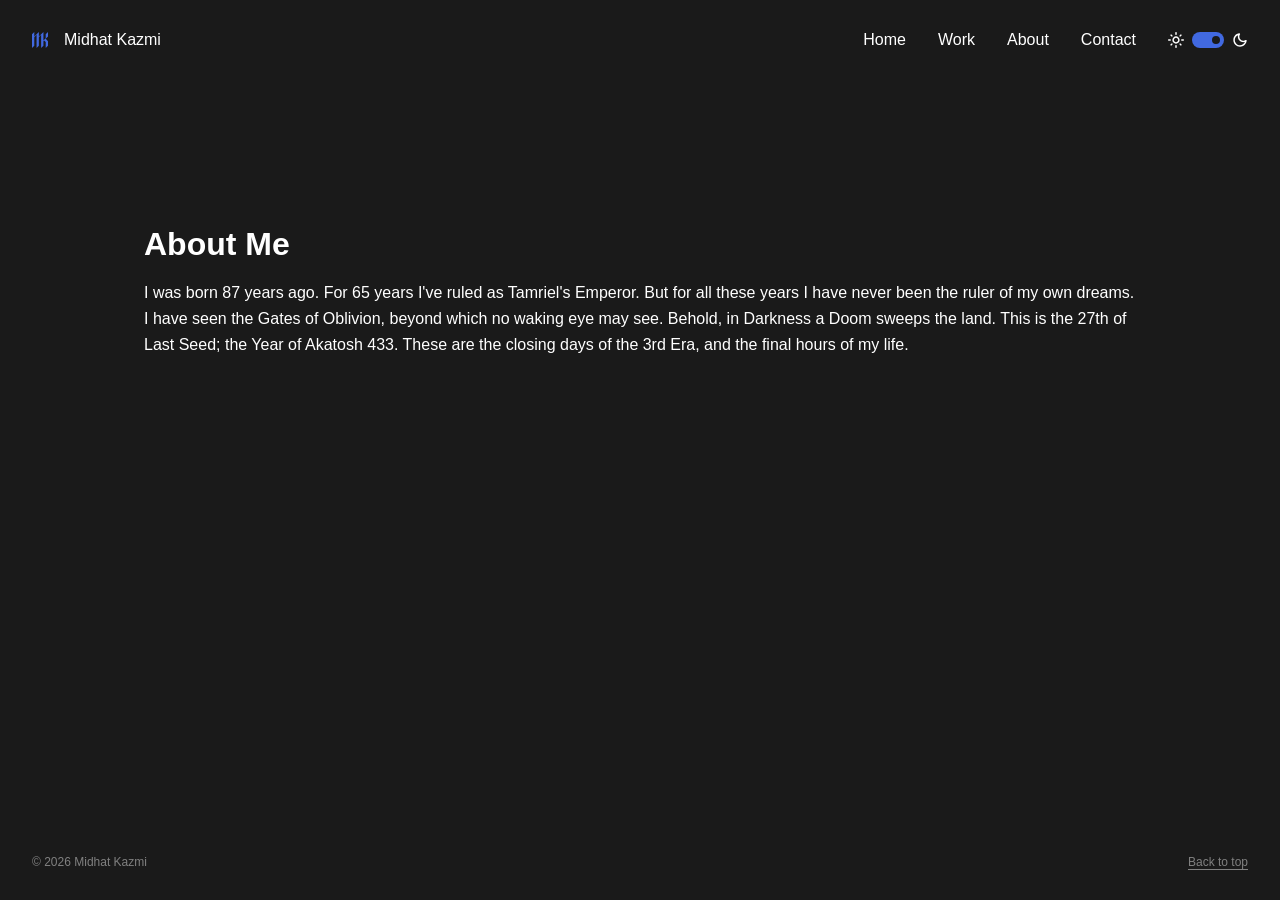
<file: about.html>
<!doctype html>
<html lang="en">
  <head>
    <meta charset="UTF-8" />
    <meta name="viewport" content="width=device-width, initial-scale=1.0" />
    <!-- <meta name="description" content=""> -->
    <!-- <meta name="keywords" content=""> -->
    <link rel="shortcut icon" href="img/favicon.svg" type="image/x-icon" />
    <link rel="stylesheet" href="css/normalize-fwd.css" />
    <link rel="stylesheet" href="css/style.css" />
    <link rel="stylesheet" href="css/dark.css" />
    <link rel="stylesheet" href="css/responsive.css" />
    <link
      href="https://api.fontshare.com/v2/css?f[]=general-sans@200,201,300,301,400,401,500,501,600,601,700,701,1,2&display=swap"
      rel="stylesheet"
    />
    <title>About | Midhat Kazmi</title>
  </head>
  <body id="Body" class="dark">
    <header id="Header" class="expanded">
      <div class="header">
        <a href="index.html">
          <svg
            width="512"
            height="512"
            viewBox="0 0 512 512"
            xmlns="http://www.w3.org/2000/svg"
            role="img"
            aria-label="Midhat Kazmi Logo"
          >
            <path
              d="M512 0L438.868 73.1325V201.142L365.717 274.292V0L292.566 73.1325L219.434 146.283V0L146.283 73.1325L73.1325 146.283V0L0 73.1325V512L73.1325 438.868V164.575L146.283 91.4247V512L219.434 438.868V164.575L292.566 91.4247V512L365.717 438.868V292.566L387.137 271.147L438.868 322.877V512L512 438.868V292.566L438.868 219.434L512 146.283V0Z"
            />
          </svg>
          <div>Midhat Kazmi</div>
        </a>
        <div class="toggle">
          <svg
            width="24"
            height="24"
            viewBox="0 0 24 24"
            xmlns="http://www.w3.org/2000/svg"
            role="img"
            aria-label="Sun Icon"
          >
            <path
              d="M14.3182 14.3182C14.9545 13.6818 15.2727 12.9091 15.2727 12C15.2727 11.0909 14.9545 10.3182 14.3182 9.68182C13.6818 9.04545 12.9091 8.72727 12 8.72727C11.0909 8.72727 10.3182 9.04545 9.68182 9.68182C9.04545 10.3182 8.72727 11.0909 8.72727 12C8.72727 12.9091 9.04545 13.6818 9.68182 14.3182C10.3182 14.9545 11.0909 15.2727 12 15.2727C12.9091 15.2727 13.6818 14.9545 14.3182 14.3182ZM8.14091 15.8591C7.07727 14.7955 6.54545 13.5091 6.54545 12C6.54545 10.4909 7.07727 9.20455 8.14091 8.14091C9.20455 7.07727 10.4909 6.54545 12 6.54545C13.5091 6.54545 14.7955 7.07727 15.8591 8.14091C16.9227 9.20455 17.4545 10.4909 17.4545 12C17.4545 13.5091 16.9227 14.7955 15.8591 15.8591C14.7955 16.9227 13.5091 17.4545 12 17.4545C10.4909 17.4545 9.20455 16.9227 8.14091 15.8591ZM1.09091 13.0909C0.781818 13.0909 0.522727 12.9864 0.313636 12.7773C0.104545 12.5682 0 12.3091 0 12C0 11.6909 0.104545 11.4318 0.313636 11.2227C0.522727 11.0136 0.781818 10.9091 1.09091 10.9091H3.27273C3.58182 10.9091 3.84091 11.0136 4.05 11.2227C4.25909 11.4318 4.36364 11.6909 4.36364 12C4.36364 12.3091 4.25909 12.5682 4.05 12.7773C3.84091 12.9864 3.58182 13.0909 3.27273 13.0909H1.09091ZM20.7273 13.0909C20.4182 13.0909 20.1591 12.9864 19.95 12.7773C19.7409 12.5682 19.6364 12.3091 19.6364 12C19.6364 11.6909 19.7409 11.4318 19.95 11.2227C20.1591 11.0136 20.4182 10.9091 20.7273 10.9091H22.9091C23.2182 10.9091 23.4773 11.0136 23.6864 11.2227C23.8955 11.4318 24 11.6909 24 12C24 12.3091 23.8955 12.5682 23.6864 12.7773C23.4773 12.9864 23.2182 13.0909 22.9091 13.0909H20.7273ZM11.2227 4.05C11.0136 3.84091 10.9091 3.58182 10.9091 3.27273V1.09091C10.9091 0.781818 11.0136 0.522727 11.2227 0.313636C11.4318 0.104545 11.6909 0 12 0C12.3091 0 12.5682 0.104545 12.7773 0.313636C12.9864 0.522727 13.0909 0.781818 13.0909 1.09091V3.27273C13.0909 3.58182 12.9864 3.84091 12.7773 4.05C12.5682 4.25909 12.3091 4.36364 12 4.36364C11.6909 4.36364 11.4318 4.25909 11.2227 4.05ZM11.2227 23.6864C11.0136 23.4773 10.9091 23.2182 10.9091 22.9091V20.7273C10.9091 20.4182 11.0136 20.1591 11.2227 19.95C11.4318 19.7409 11.6909 19.6364 12 19.6364C12.3091 19.6364 12.5682 19.7409 12.7773 19.95C12.9864 20.1591 13.0909 20.4182 13.0909 20.7273V22.9091C13.0909 23.2182 12.9864 23.4773 12.7773 23.6864C12.5682 23.8955 12.3091 24 12 24C11.6909 24 11.4318 23.8955 11.2227 23.6864ZM5.07273 6.6L3.9 5.45455C3.68182 5.25455 3.57727 5 3.58636 4.69091C3.59545 4.38182 3.7 4.11818 3.9 3.9C4.11818 3.68182 4.38182 3.57273 4.69091 3.57273C5 3.57273 5.25455 3.68182 5.45455 3.9L6.6 5.07273C6.8 5.29091 6.9 5.54545 6.9 5.83636C6.9 6.12727 6.8 6.38182 6.6 6.6C6.4 6.81818 6.15 6.92273 5.85 6.91364C5.55 6.90455 5.29091 6.8 5.07273 6.6ZM18.5455 20.1L17.4 18.9273C17.2 18.7091 17.1 18.45 17.1 18.15C17.1 17.85 17.2 17.6 17.4 17.4C17.6 17.1818 17.85 17.0773 18.15 17.0864C18.45 17.0955 18.7091 17.2 18.9273 17.4L20.1 18.5455C20.3182 18.7455 20.4227 19 20.4136 19.3091C20.4045 19.6182 20.3 19.8818 20.1 20.1C19.8818 20.3182 19.6182 20.4273 19.3091 20.4273C19 20.4273 18.7455 20.3182 18.5455 20.1ZM17.4 6.6C17.1818 6.4 17.0773 6.15 17.0864 5.85C17.0955 5.55 17.2 5.29091 17.4 5.07273L18.5455 3.9C18.7455 3.68182 19 3.57727 19.3091 3.58636C19.6182 3.59545 19.8818 3.7 20.1 3.9C20.3182 4.11818 20.4273 4.38182 20.4273 4.69091C20.4273 5 20.3182 5.25455 20.1 5.45455L18.9273 6.6C18.7091 6.8 18.4545 6.9 18.1636 6.9C17.8727 6.9 17.6182 6.8 17.4 6.6ZM3.9 20.1C3.68182 19.8818 3.57273 19.6182 3.57273 19.3091C3.57273 19 3.68182 18.7455 3.9 18.5455L5.07273 17.4C5.29091 17.2 5.55 17.1 5.85 17.1C6.15 17.1 6.4 17.2 6.6 17.4C6.81818 17.6 6.92273 17.85 6.91364 18.15C6.90455 18.45 6.8 18.7091 6.6 18.9273L5.45455 20.1C5.25455 20.3182 5 20.4227 4.69091 20.4136C4.38182 20.4045 4.11818 20.3 3.9 20.1Z"
            />
          </svg>
          <button type="button" id="Theme-Button">
            <div class="slider"></div>
          </button>
          <svg
            width="24"
            height="24"
            viewBox="0 0 24 24"
            xmlns="http://www.w3.org/2000/svg"
            role="img"
            aria-label="Moon Icon"
          >
            <path
              d="M12.0204 22C9.21841 22 6.84784 21.0304 4.9087 19.0913C2.96957 17.1522 2 14.7816 2 11.9796C2 9.41882 2.83503 7.1967 4.5051 5.31323C6.17517 3.42976 8.30915 2.3303 10.907 2.01485C11.1483 1.97773 11.3617 2.01021 11.5472 2.11227C11.7328 2.21433 11.8812 2.34886 11.9926 2.51587C12.1039 2.68287 12.1642 2.87771 12.1735 3.10039C12.1828 3.32307 12.1132 3.53646 11.9647 3.74058C11.6493 4.22305 11.4127 4.73335 11.255 5.27148C11.0972 5.80961 11.0184 6.37558 11.0184 6.96938C11.0184 8.63945 11.6029 10.059 12.7719 11.2281C13.941 12.3971 15.3605 12.9816 17.0306 12.9816C17.6059 12.9816 18.1765 12.8981 18.7424 12.7311C19.3084 12.5641 19.8141 12.3322 20.2594 12.0353C20.4635 11.9054 20.6723 11.8451 20.8857 11.8543C21.0991 11.8636 21.2893 11.9146 21.4563 12.0074C21.6419 12.1002 21.7857 12.2394 21.8877 12.4249C21.9898 12.6105 22.0223 12.8332 21.9852 13.093C21.7254 15.6537 20.6352 17.7784 18.7146 19.4671C16.794 21.1557 14.5626 22 12.0204 22ZM12.0204 19.7732C13.6534 19.7732 15.1193 19.3233 16.4183 18.4233C17.7172 17.5233 18.6636 16.3496 19.2574 14.9022C18.8863 14.995 18.5151 15.0692 18.144 15.1249C17.7729 15.1806 17.4017 15.2084 17.0306 15.2084C14.7482 15.2084 12.8044 14.4058 11.1993 12.8007C9.59417 11.1956 8.79161 9.25181 8.79161 6.96938C8.79161 6.59826 8.81945 6.22713 8.87512 5.856C8.93079 5.48488 9.00501 5.11375 9.09779 4.74262C7.6504 5.33643 6.47671 6.2828 5.57673 7.58174C4.67675 8.88068 4.22676 10.3466 4.22676 11.9796C4.22676 14.1321 4.98757 15.9692 6.50919 17.4908C8.0308 19.0124 9.86788 19.7732 12.0204 19.7732Z"
            />
          </svg>
        </div>
      </div>
      <div class="nav">
        <button type="button" id="Navigation-Button">
          <svg
            width="24"
            height="24"
            viewBox="0 0 24 24"
            xmlns="http://www.w3.org/2000/svg"
            role="img"
            aria-label="Navigation Icon"
          >
            <path
              d="M1.33333 20C0.955556 20 0.638889 19.8722 0.383333 19.6167C0.127778 19.3611 0 19.0444 0 18.6667C0 18.2889 0.127778 17.9722 0.383333 17.7167C0.638889 17.4611 0.955556 17.3333 1.33333 17.3333H22.6667C23.0444 17.3333 23.3611 17.4611 23.6167 17.7167C23.8722 17.9722 24 18.2889 24 18.6667C24 19.0444 23.8722 19.3611 23.6167 19.6167C23.3611 19.8722 23.0444 20 22.6667 20H1.33333ZM1.33333 13.3333C0.955556 13.3333 0.638889 13.2056 0.383333 12.95C0.127778 12.6944 0 12.3778 0 12C0 11.6222 0.127778 11.3056 0.383333 11.05C0.638889 10.7944 0.955556 10.6667 1.33333 10.6667H22.6667C23.0444 10.6667 23.3611 10.7944 23.6167 11.05C23.8722 11.3056 24 11.6222 24 12C24 12.3778 23.8722 12.6944 23.6167 12.95C23.3611 13.2056 23.0444 13.3333 22.6667 13.3333H1.33333ZM1.33333 6.66667C0.955556 6.66667 0.638889 6.53889 0.383333 6.28333C0.127778 6.02778 0 5.71111 0 5.33333C0 4.95556 0.127778 4.63889 0.383333 4.38333C0.638889 4.12778 0.955556 4 1.33333 4H22.6667C23.0444 4 23.3611 4.12778 23.6167 4.38333C23.8722 4.63889 24 4.95556 24 5.33333C24 5.71111 23.8722 6.02778 23.6167 6.28333C23.3611 6.53889 23.0444 6.66667 22.6667 6.66667H1.33333Z"
            />
          </svg>
        </button>
        <nav id="Navigation" class="collapsed">
          <ul>
            <li><a href="index.html">Home</a></li>
            <li><a href="index.html#Work">Work</a></li>
            <li><a href="about.html">About</a></li>
            <li><a href="contact.html">Contact</a></li>
          </ul>
        </nav>
      </div>
    </header>
    <main>
      <section>
        <h1>About Me</h1>
        <p>
          I was born 87 years ago. For 65 years I've ruled as Tamriel's Emperor.
          But for all these years I have never been the ruler of my own dreams.
          I have seen the Gates of Oblivion, beyond which no waking eye may see.
          Behold, in Darkness a Doom sweeps the land. This is the 27th of Last
          Seed; the Year of Akatosh 433. These are the closing days of the 3rd
          Era, and the final hours of my life.
        </p>
      </section>
    </main>
    <footer>
      <p>&copy; <time datetime="" id="Year">2026</time> Midhat Kazmi</p>
      <p>
        <a href="#">Back to top</a>
      </p>
    </footer>
    <script src="js/script.js"></script>
  </body>
</html>
</file>
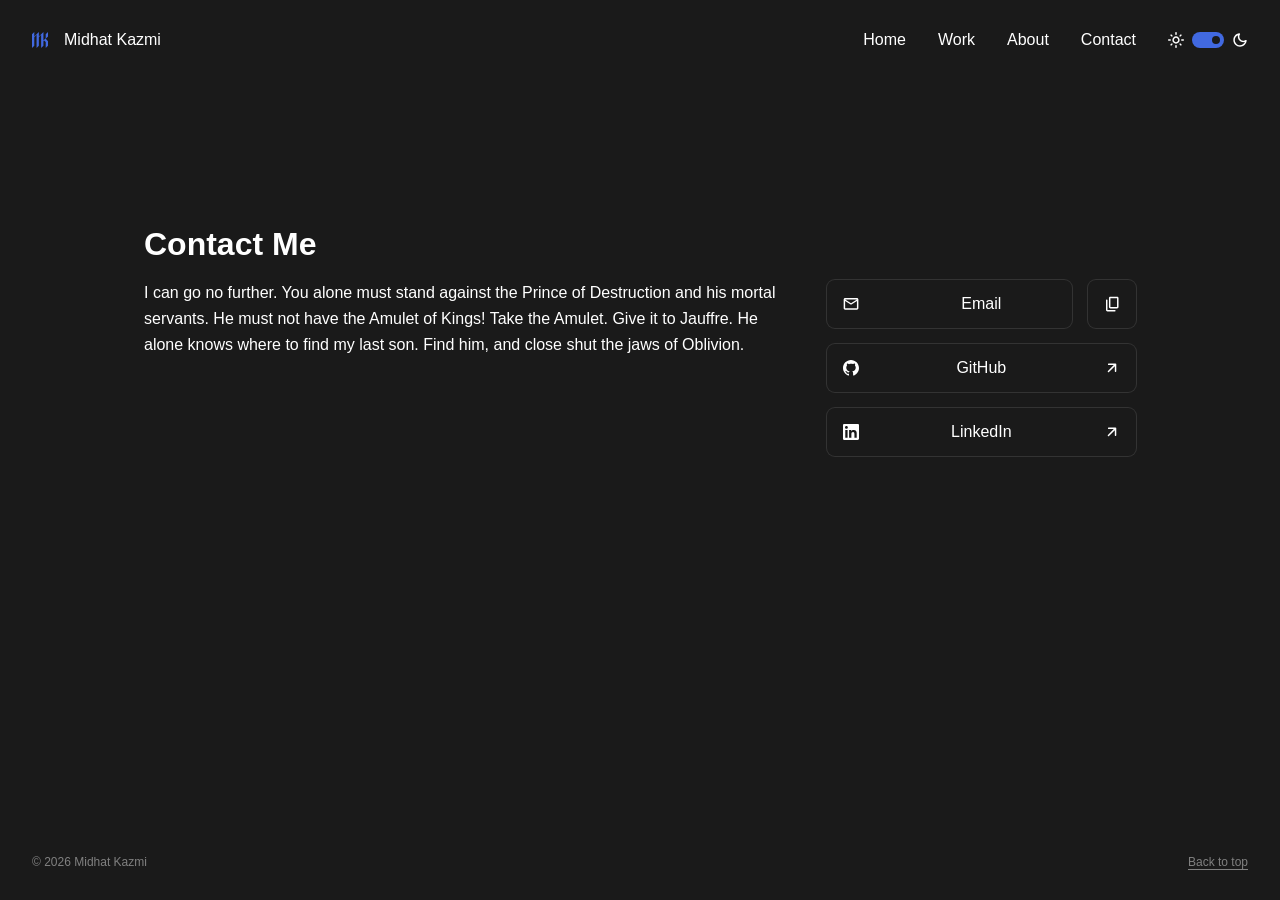
<file: contact.html>
<!doctype html>
<html lang="en">
  <head>
    <meta charset="UTF-8" />
    <meta name="viewport" content="width=device-width, initial-scale=1.0" />
    <!-- <meta name="description" content=""> -->
    <!-- <meta name="keywords" content=""> -->
    <link rel="shortcut icon" href="img/favicon.svg" type="image/x-icon" />
    <link rel="stylesheet" href="css/normalize-fwd.css" />
    <link rel="stylesheet" href="css/style.css" />
    <link rel="stylesheet" href="css/dark.css" />
    <link rel="stylesheet" href="css/responsive.css" />
    <link
      href="https://api.fontshare.com/v2/css?f[]=general-sans@200,201,300,301,400,401,500,501,600,601,700,701,1,2&display=swap"
      rel="stylesheet"
    />
    <title>Contact | Midhat Kazmi</title>
  </head>
  <body id="Body" class="dark">
    <header id="Header" class="expanded">
      <div class="header">
        <a href="index.html">
          <svg
            width="512"
            height="512"
            viewBox="0 0 512 512"
            xmlns="http://www.w3.org/2000/svg"
            role="img"
            aria-label="Midhat Kazmi Logo"
          >
            <path
              d="M512 0L438.868 73.1325V201.142L365.717 274.292V0L292.566 73.1325L219.434 146.283V0L146.283 73.1325L73.1325 146.283V0L0 73.1325V512L73.1325 438.868V164.575L146.283 91.4247V512L219.434 438.868V164.575L292.566 91.4247V512L365.717 438.868V292.566L387.137 271.147L438.868 322.877V512L512 438.868V292.566L438.868 219.434L512 146.283V0Z"
            />
          </svg>
          <div>Midhat Kazmi</div>
        </a>
        <div class="toggle">
          <svg
            width="24"
            height="24"
            viewBox="0 0 24 24"
            xmlns="http://www.w3.org/2000/svg"
            role="img"
            aria-label="Sun Icon"
          >
            <path
              d="M14.3182 14.3182C14.9545 13.6818 15.2727 12.9091 15.2727 12C15.2727 11.0909 14.9545 10.3182 14.3182 9.68182C13.6818 9.04545 12.9091 8.72727 12 8.72727C11.0909 8.72727 10.3182 9.04545 9.68182 9.68182C9.04545 10.3182 8.72727 11.0909 8.72727 12C8.72727 12.9091 9.04545 13.6818 9.68182 14.3182C10.3182 14.9545 11.0909 15.2727 12 15.2727C12.9091 15.2727 13.6818 14.9545 14.3182 14.3182ZM8.14091 15.8591C7.07727 14.7955 6.54545 13.5091 6.54545 12C6.54545 10.4909 7.07727 9.20455 8.14091 8.14091C9.20455 7.07727 10.4909 6.54545 12 6.54545C13.5091 6.54545 14.7955 7.07727 15.8591 8.14091C16.9227 9.20455 17.4545 10.4909 17.4545 12C17.4545 13.5091 16.9227 14.7955 15.8591 15.8591C14.7955 16.9227 13.5091 17.4545 12 17.4545C10.4909 17.4545 9.20455 16.9227 8.14091 15.8591ZM1.09091 13.0909C0.781818 13.0909 0.522727 12.9864 0.313636 12.7773C0.104545 12.5682 0 12.3091 0 12C0 11.6909 0.104545 11.4318 0.313636 11.2227C0.522727 11.0136 0.781818 10.9091 1.09091 10.9091H3.27273C3.58182 10.9091 3.84091 11.0136 4.05 11.2227C4.25909 11.4318 4.36364 11.6909 4.36364 12C4.36364 12.3091 4.25909 12.5682 4.05 12.7773C3.84091 12.9864 3.58182 13.0909 3.27273 13.0909H1.09091ZM20.7273 13.0909C20.4182 13.0909 20.1591 12.9864 19.95 12.7773C19.7409 12.5682 19.6364 12.3091 19.6364 12C19.6364 11.6909 19.7409 11.4318 19.95 11.2227C20.1591 11.0136 20.4182 10.9091 20.7273 10.9091H22.9091C23.2182 10.9091 23.4773 11.0136 23.6864 11.2227C23.8955 11.4318 24 11.6909 24 12C24 12.3091 23.8955 12.5682 23.6864 12.7773C23.4773 12.9864 23.2182 13.0909 22.9091 13.0909H20.7273ZM11.2227 4.05C11.0136 3.84091 10.9091 3.58182 10.9091 3.27273V1.09091C10.9091 0.781818 11.0136 0.522727 11.2227 0.313636C11.4318 0.104545 11.6909 0 12 0C12.3091 0 12.5682 0.104545 12.7773 0.313636C12.9864 0.522727 13.0909 0.781818 13.0909 1.09091V3.27273C13.0909 3.58182 12.9864 3.84091 12.7773 4.05C12.5682 4.25909 12.3091 4.36364 12 4.36364C11.6909 4.36364 11.4318 4.25909 11.2227 4.05ZM11.2227 23.6864C11.0136 23.4773 10.9091 23.2182 10.9091 22.9091V20.7273C10.9091 20.4182 11.0136 20.1591 11.2227 19.95C11.4318 19.7409 11.6909 19.6364 12 19.6364C12.3091 19.6364 12.5682 19.7409 12.7773 19.95C12.9864 20.1591 13.0909 20.4182 13.0909 20.7273V22.9091C13.0909 23.2182 12.9864 23.4773 12.7773 23.6864C12.5682 23.8955 12.3091 24 12 24C11.6909 24 11.4318 23.8955 11.2227 23.6864ZM5.07273 6.6L3.9 5.45455C3.68182 5.25455 3.57727 5 3.58636 4.69091C3.59545 4.38182 3.7 4.11818 3.9 3.9C4.11818 3.68182 4.38182 3.57273 4.69091 3.57273C5 3.57273 5.25455 3.68182 5.45455 3.9L6.6 5.07273C6.8 5.29091 6.9 5.54545 6.9 5.83636C6.9 6.12727 6.8 6.38182 6.6 6.6C6.4 6.81818 6.15 6.92273 5.85 6.91364C5.55 6.90455 5.29091 6.8 5.07273 6.6ZM18.5455 20.1L17.4 18.9273C17.2 18.7091 17.1 18.45 17.1 18.15C17.1 17.85 17.2 17.6 17.4 17.4C17.6 17.1818 17.85 17.0773 18.15 17.0864C18.45 17.0955 18.7091 17.2 18.9273 17.4L20.1 18.5455C20.3182 18.7455 20.4227 19 20.4136 19.3091C20.4045 19.6182 20.3 19.8818 20.1 20.1C19.8818 20.3182 19.6182 20.4273 19.3091 20.4273C19 20.4273 18.7455 20.3182 18.5455 20.1ZM17.4 6.6C17.1818 6.4 17.0773 6.15 17.0864 5.85C17.0955 5.55 17.2 5.29091 17.4 5.07273L18.5455 3.9C18.7455 3.68182 19 3.57727 19.3091 3.58636C19.6182 3.59545 19.8818 3.7 20.1 3.9C20.3182 4.11818 20.4273 4.38182 20.4273 4.69091C20.4273 5 20.3182 5.25455 20.1 5.45455L18.9273 6.6C18.7091 6.8 18.4545 6.9 18.1636 6.9C17.8727 6.9 17.6182 6.8 17.4 6.6ZM3.9 20.1C3.68182 19.8818 3.57273 19.6182 3.57273 19.3091C3.57273 19 3.68182 18.7455 3.9 18.5455L5.07273 17.4C5.29091 17.2 5.55 17.1 5.85 17.1C6.15 17.1 6.4 17.2 6.6 17.4C6.81818 17.6 6.92273 17.85 6.91364 18.15C6.90455 18.45 6.8 18.7091 6.6 18.9273L5.45455 20.1C5.25455 20.3182 5 20.4227 4.69091 20.4136C4.38182 20.4045 4.11818 20.3 3.9 20.1Z"
            />
          </svg>
          <button type="button" id="Theme-Button">
            <div class="slider"></div>
          </button>
          <svg
            width="24"
            height="24"
            viewBox="0 0 24 24"
            xmlns="http://www.w3.org/2000/svg"
            role="img"
            aria-label="Moon Icon"
          >
            <path
              d="M12.0204 22C9.21841 22 6.84784 21.0304 4.9087 19.0913C2.96957 17.1522 2 14.7816 2 11.9796C2 9.41882 2.83503 7.1967 4.5051 5.31323C6.17517 3.42976 8.30915 2.3303 10.907 2.01485C11.1483 1.97773 11.3617 2.01021 11.5472 2.11227C11.7328 2.21433 11.8812 2.34886 11.9926 2.51587C12.1039 2.68287 12.1642 2.87771 12.1735 3.10039C12.1828 3.32307 12.1132 3.53646 11.9647 3.74058C11.6493 4.22305 11.4127 4.73335 11.255 5.27148C11.0972 5.80961 11.0184 6.37558 11.0184 6.96938C11.0184 8.63945 11.6029 10.059 12.7719 11.2281C13.941 12.3971 15.3605 12.9816 17.0306 12.9816C17.6059 12.9816 18.1765 12.8981 18.7424 12.7311C19.3084 12.5641 19.8141 12.3322 20.2594 12.0353C20.4635 11.9054 20.6723 11.8451 20.8857 11.8543C21.0991 11.8636 21.2893 11.9146 21.4563 12.0074C21.6419 12.1002 21.7857 12.2394 21.8877 12.4249C21.9898 12.6105 22.0223 12.8332 21.9852 13.093C21.7254 15.6537 20.6352 17.7784 18.7146 19.4671C16.794 21.1557 14.5626 22 12.0204 22ZM12.0204 19.7732C13.6534 19.7732 15.1193 19.3233 16.4183 18.4233C17.7172 17.5233 18.6636 16.3496 19.2574 14.9022C18.8863 14.995 18.5151 15.0692 18.144 15.1249C17.7729 15.1806 17.4017 15.2084 17.0306 15.2084C14.7482 15.2084 12.8044 14.4058 11.1993 12.8007C9.59417 11.1956 8.79161 9.25181 8.79161 6.96938C8.79161 6.59826 8.81945 6.22713 8.87512 5.856C8.93079 5.48488 9.00501 5.11375 9.09779 4.74262C7.6504 5.33643 6.47671 6.2828 5.57673 7.58174C4.67675 8.88068 4.22676 10.3466 4.22676 11.9796C4.22676 14.1321 4.98757 15.9692 6.50919 17.4908C8.0308 19.0124 9.86788 19.7732 12.0204 19.7732Z"
            />
          </svg>
        </div>
      </div>
      <div class="nav">
        <button type="button" id="Navigation-Button">
          <svg
            width="24"
            height="24"
            viewBox="0 0 24 24"
            xmlns="http://www.w3.org/2000/svg"
            role="img"
            aria-label="Navigation Icon"
          >
            <path
              d="M1.33333 20C0.955556 20 0.638889 19.8722 0.383333 19.6167C0.127778 19.3611 0 19.0444 0 18.6667C0 18.2889 0.127778 17.9722 0.383333 17.7167C0.638889 17.4611 0.955556 17.3333 1.33333 17.3333H22.6667C23.0444 17.3333 23.3611 17.4611 23.6167 17.7167C23.8722 17.9722 24 18.2889 24 18.6667C24 19.0444 23.8722 19.3611 23.6167 19.6167C23.3611 19.8722 23.0444 20 22.6667 20H1.33333ZM1.33333 13.3333C0.955556 13.3333 0.638889 13.2056 0.383333 12.95C0.127778 12.6944 0 12.3778 0 12C0 11.6222 0.127778 11.3056 0.383333 11.05C0.638889 10.7944 0.955556 10.6667 1.33333 10.6667H22.6667C23.0444 10.6667 23.3611 10.7944 23.6167 11.05C23.8722 11.3056 24 11.6222 24 12C24 12.3778 23.8722 12.6944 23.6167 12.95C23.3611 13.2056 23.0444 13.3333 22.6667 13.3333H1.33333ZM1.33333 6.66667C0.955556 6.66667 0.638889 6.53889 0.383333 6.28333C0.127778 6.02778 0 5.71111 0 5.33333C0 4.95556 0.127778 4.63889 0.383333 4.38333C0.638889 4.12778 0.955556 4 1.33333 4H22.6667C23.0444 4 23.3611 4.12778 23.6167 4.38333C23.8722 4.63889 24 4.95556 24 5.33333C24 5.71111 23.8722 6.02778 23.6167 6.28333C23.3611 6.53889 23.0444 6.66667 22.6667 6.66667H1.33333Z"
            />
          </svg>
        </button>
        <nav id="Navigation" class="collapsed">
          <ul>
            <li><a href="index.html">Home</a></li>
            <li><a href="index.html#Work">Work</a></li>
            <li><a href="about.html">About</a></li>
            <li><a href="contact.html">Contact</a></li>
          </ul>
        </nav>
      </div>
    </header>
    <main>
      <section class="contact">
        <h1>Contact Me</h1>
        <div class="col2">
          <p>
            I can go no further. You alone must stand against the Prince of
            Destruction and his mortal servants. He must not have the Amulet of
            Kings! Take the Amulet. Give it to Jauffre. He alone knows where to
            find my last son. Find him, and close shut the jaws of Oblivion.
          </p>
          <div class="contact">
            <div class="btn">
              <a href="mailto:midhatkazmi.com@gmail.com">
                <svg
                  width="24"
                  height="24"
                  viewBox="0 0 24 24"
                  xmlns="http://www.w3.org/2000/svg"
                  role="img"
                  aria-label="Email Icon"
                >
                  <path
                    d="M3.20841 20.6673C2.6011 20.6673 2.0812 20.4511 1.64872 20.0186C1.21624 19.5861 1 19.0662 1 18.4589V5.20841C1 4.6011 1.21624 4.0812 1.64872 3.64872C2.0812 3.21624 2.6011 3 3.20841 3H20.8757C21.483 3 22.0029 3.21624 22.4354 3.64872C22.8679 4.0812 23.0841 4.6011 23.0841 5.20841V18.4589C23.0841 19.0662 22.8679 19.5861 22.4354 20.0186C22.0029 20.4511 21.483 20.6673 20.8757 20.6673H3.20841ZM20.8757 7.41683L12.6218 12.579C12.5298 12.6342 12.4331 12.6756 12.3319 12.7032C12.2307 12.7308 12.1341 12.7446 12.0421 12.7446C11.9501 12.7446 11.8534 12.7308 11.7522 12.7032C11.651 12.6756 11.5544 12.6342 11.4624 12.579L3.20841 7.41683V18.4589H20.8757V7.41683ZM12.0421 10.7295L20.8757 5.20841H3.20841L12.0421 10.7295ZM3.20841 7.69288V6.06418V6.09178V6.07798V7.69288Z"
                  />
                </svg>
                <div>Email</div>
              </a>
              <button type="button" id="Copy-Button">
                <svg
                  width="24"
                  height="24"
                  viewBox="0 0 24 24"
                  xmlns="http://www.w3.org/2000/svg"
                  role="img"
                  aria-label="Copy Icon"
                >
                  <path
                    d="M9.62524 18.6673C9.01793 18.6673 8.49803 18.4511 8.06555 18.0186C7.63307 17.5861 7.41683 17.0662 7.41683 16.4589V3.20841C7.41683 2.6011 7.63307 2.0812 8.06555 1.64872C8.49803 1.21624 9.01793 1 9.62524 1H19.5631C20.1704 1 20.6903 1.21624 21.1228 1.64872C21.5553 2.0812 21.7715 2.6011 21.7715 3.20841V16.4589C21.7715 17.0662 21.5553 17.5861 21.1228 18.0186C20.6903 18.4511 20.1704 18.6673 19.5631 18.6673H9.62524ZM9.62524 16.4589H19.5631V3.20841H9.62524V16.4589ZM5.20841 23.0841C4.6011 23.0841 4.0812 22.8679 3.64872 22.4354C3.21624 22.0029 3 21.483 3 20.8757V6.52104C3 6.20818 3.10582 5.94593 3.31746 5.73429C3.5291 5.52265 3.79135 5.41683 4.10421 5.41683C4.41707 5.41683 4.67932 5.52265 4.89096 5.73429C5.10259 5.94593 5.20841 6.20818 5.20841 6.52104V20.8757H16.2505C16.5633 20.8757 16.8256 20.9816 17.0372 21.1932C17.2489 21.4048 17.3547 21.6671 17.3547 21.9799C17.3547 22.2928 17.2489 22.555 17.0372 22.7667C16.8256 22.9783 16.5633 23.0841 16.2505 23.0841H5.20841Z"
                  />
                </svg>
              </button>
            </div>
            <a
              class="btn"
              href="https://www.github.com/midhatkazmi/"
              target="_blank"
              rel="noopener noreferrer"
            >
              <svg
                width="24"
                height="24"
                viewBox="0 0 24 24"
                xmlns="http://www.w3.org/2000/svg"
                role="img"
                aria-label="GitHub Logo"
              >
                <path
                  d="M10.1484 16.9943C7.05468 16.6192 4.87499 14.3924 4.87499 11.5092C4.87499 10.3372 5.29687 9.07141 6 8.22756C5.69532 7.45403 5.7422 5.81321 6.09375 5.13344C7.03124 5.01624 8.29687 5.50847 9.04687 6.18824C9.93749 5.90697 10.875 5.76633 12.0234 5.76633C13.1719 5.76633 14.1094 5.90697 14.9531 6.16481C15.6797 5.50847 16.9688 5.01624 17.9063 5.13344C18.2344 5.76633 18.2812 7.40715 17.9766 8.20412C18.7266 9.09485 19.125 10.2903 19.125 11.5092C19.125 14.3924 16.9453 16.5723 13.8047 16.9708C14.6016 17.4865 15.1406 18.6116 15.1406 19.9009V22.3387C15.1406 23.0419 15.7266 23.4403 16.4297 23.1591C20.6719 21.5417 24 17.299 24 12.0483C24 5.41471 18.6094 5.84493e-08 11.9766 0C5.34375 -5.84493e-08 5.84425e-08 5.41471 0 12.0483C-4.58451e-08 17.2521 3.30468 21.5651 7.7578 23.1825C8.39062 23.4169 9 22.995 9 22.3621V20.4869C8.67189 20.6275 8.25 20.7213 7.87499 20.7213C6.32811 20.7213 5.41406 19.8774 4.7578 18.3069C4.5 17.674 4.21876 17.299 3.67969 17.2287C3.39845 17.2052 3.30468 17.088 3.30468 16.9474C3.30468 16.6661 3.77344 16.4551 4.2422 16.4551C4.92189 16.4551 5.5078 16.8771 6.11718 17.7443C6.58594 18.4241 7.07811 18.7288 7.66406 18.7288C8.25 18.7288 8.62499 18.5179 9.16406 17.9787C9.56251 17.5802 9.86718 17.2287 10.1484 16.9943Z"
                />
              </svg>
              <div>GitHub</div>
              <svg
                width="24"
                height="24"
                viewBox="0 0 24 24"
                xmlns="http://www.w3.org/2000/svg"
                role="img"
                aria-label="Northeast Arrow"
              >
                <path
                  d="M16.2116 9.1993L7.48624 17.9247C7.26502 18.1459 7.00475 18.2565 6.70545 18.2565C6.40614 18.2565 6.14588 18.1459 5.92465 17.9247C5.70343 17.7034 5.59282 17.4432 5.59282 17.1439C5.59282 16.8446 5.70343 16.5843 5.92465 16.3631L14.65 7.63771L6.99824 7.63771C6.68592 7.63771 6.42891 7.53035 6.22721 7.31563C6.0255 7.10092 5.92465 6.8374 5.92465 6.52508C5.93767 6.22578 6.04502 5.96877 6.24673 5.75405C6.44843 5.53933 6.70544 5.43197 7.01776 5.43197L17.3242 5.43197C17.4804 5.43197 17.6203 5.46125 17.7439 5.51981C17.8675 5.57837 17.9814 5.6597 18.0855 5.76381C18.1896 5.86791 18.2709 5.98178 18.3295 6.10541C18.3881 6.22903 18.4173 6.36892 18.4173 6.52508L18.4173 16.8315C18.4173 17.1178 18.31 17.3683 18.0953 17.5831C17.8805 17.7978 17.6235 17.9116 17.3242 17.9247C17.0119 17.9247 16.7484 17.8173 16.5337 17.6026C16.319 17.3879 16.2116 17.1243 16.2116 16.812L16.2116 9.1993Z"
                />
              </svg>
            </a>
            <a
              class="btn"
              href="https://www.linkedin.com/in/midhatkazmi/"
              target="_blank"
              rel="noopener noreferrer"
              role="img"
              aria-label="LinkedIn Logo"
            >
              <svg
                width="24"
                height="24"
                viewBox="0 0 24 24"
                xmlns="http://www.w3.org/2000/svg"
                role="img"
                aria-label="LinkedIn Logo"
              >
                <path
                  fill-rule="evenodd"
                  d="M22.2617 0H1.80914C0.830857 0 0 0.773714 0 1.72686V22.272C0 23.2263 0.545143 24 1.52343 24H21.976C22.9554 24 24 23.2263 24 22.272V1.72686C24 0.773714 23.2411 0 22.2617 0ZM9.14286 9.14286H12.3737V10.7897H12.4091C12.9017 9.90171 14.3566 9 16.1554 9C19.608 9 20.5714 10.8331 20.5714 14.2286V20.5714H17.1429V14.8537C17.1429 13.3337 16.536 12 15.1166 12C13.3931 12 12.5714 13.1669 12.5714 15.0823V20.5714H9.14286V9.14286ZM3.42857 20.5714H6.85714V9.14286H3.42857V20.5714ZM7.28571 5.14286C7.28571 6.32686 6.32686 7.28571 5.14286 7.28571C3.95886 7.28571 3 6.32686 3 5.14286C3 3.95886 3.95886 3 5.14286 3C6.32686 3 7.28571 3.95886 7.28571 5.14286Z"
                />
              </svg>
              <div>LinkedIn</div>
              <svg
                width="24"
                height="24"
                viewBox="0 0 24 24"
                xmlns="http://www.w3.org/2000/svg"
                role="img"
                aria-label="Northeast Arrow"
              >
                <path
                  d="M16.2116 9.1993L7.48624 17.9247C7.26502 18.1459 7.00475 18.2565 6.70545 18.2565C6.40614 18.2565 6.14588 18.1459 5.92465 17.9247C5.70343 17.7034 5.59282 17.4432 5.59282 17.1439C5.59282 16.8446 5.70343 16.5843 5.92465 16.3631L14.65 7.63771L6.99824 7.63771C6.68592 7.63771 6.42891 7.53035 6.22721 7.31563C6.0255 7.10092 5.92465 6.8374 5.92465 6.52508C5.93767 6.22578 6.04502 5.96877 6.24673 5.75405C6.44843 5.53933 6.70544 5.43197 7.01776 5.43197L17.3242 5.43197C17.4804 5.43197 17.6203 5.46125 17.7439 5.51981C17.8675 5.57837 17.9814 5.6597 18.0855 5.76381C18.1896 5.86791 18.2709 5.98178 18.3295 6.10541C18.3881 6.22903 18.4173 6.36892 18.4173 6.52508L18.4173 16.8315C18.4173 17.1178 18.31 17.3683 18.0953 17.5831C17.8805 17.7978 17.6235 17.9116 17.3242 17.9247C17.0119 17.9247 16.7484 17.8173 16.5337 17.6026C16.319 17.3879 16.2116 17.1243 16.2116 16.812L16.2116 9.1993Z"
                />
              </svg>
            </a>
          </div>
        </div>
      </section>
    </main>
    <footer>
      <p>&copy; <time datetime="" id="Year">2026</time> Midhat Kazmi</p>
      <p>
        <a href="#">Back to top</a>
      </p>
    </footer>
    <script src="js/script.js"></script>
  </body>
</html>
</file>
<file: css/style.css>
/**
- BODY
- HEADER
- FOOTER
- MAIN
- SECTIONS
  - LANDING SECTION
  - TOOLS SECTION
  - WORK SECTION
- HEADINGS
- PARAGRAPHS
- HIGHLIGHTS
- ABBREVIATIONS
- LINKS
- BUTTONS
- FIGURES
- IMAGES
- VECTORS
- CONTACT PAGE
*/
* {
  --header-height: 5rem;
  --footer-height: var(--header-height);

  --white: white;
  --contrast-500: gray;
  --contrast-700: hsl(0, 0%, 70%);
  --contrast-800: hsl(0, 0%, 80%);
  --blue: royalblue;

  --heading-height: 1.25;
  --body-height: 1.625;

  margin: 0;
  padding: 0;

  fill: currentColor;
  /* box-shadow: 0 0 0 1px magenta; */

  font-family: "General Sans", sans-serif;
  line-height: 1;

  scroll-behavior: smooth;
  transition: all 0.25s;
}

/** BODY */
body {
  --base: var(--white);
  --contrast: black;
  --contrast-900: hsl(0, 0%, 90%);
  --accent: var(--blue);
  --accent-tint: rgba(65, 105, 225, 10%);

  --shadow: 0 0 1rem rgba(0, 0, 0, 20%);

  display: grid;
  grid-template-rows: auto 1fr auto;
  min-height: calc(100vh - var(--footer-height));
  margin-bottom: var(--footer-height);
}

/** HEADER */
header a {
  display: block;
  padding: 1rem;

  font-weight: 500;
}

header a:hover,
header a:focus {
  background-color: var(--accent-tint);
  color: var(--accent);
}

header a:active {
  background-color: var(--blue);
  color: var(--white);
}

header svg {
  width: auto;
  height: 1rem;
}

header a svg {
  color: var(--blue);
}

header a:active svg {
  color: currentColor;
}

div.header {
  display: flex;
  justify-content: space-between;
  margin: 1rem;
}

div.header a {
  display: flex;
  gap: 1rem;
}

div.header a:hover,
div.header a:focus {
  border-radius: 0.5rem;
}

div.toggle {
  display: flex;
  gap: 0.5rem;
  margin: 1rem;
}

div.header button {
  padding: 0.25rem 1.25rem 0.25rem 0.25rem;

  background-color: var(--contrast-800);
  border-radius: 0.5rem;
}

div.header button:hover,
div.header button:focus {
  background-color: var(--contrast-700);
}

div.header button:active {
  background-color: var(--accent);
}

div.slider {
  background-color: var(--base);
  width: 0.5rem;
  height: 100%;

  border-radius: 50%;
}

div.nav {
  display: flex;
  flex-direction: column-reverse;
  gap: 2rem;
  position: fixed;
  bottom: 2rem;
  left: 2rem;
  right: 2rem;

  z-index: 1;
}

div.nav button {
  align-self: center;
  padding: 1rem;

  background-color: var(--base);
  color: currentColor;
  border-radius: 50%;
  box-shadow: var(--shadow);
}

div.nav button:hover,
div.nav button:focus {
  color: var(--accent);
  box-shadow: 0 0 0 0.0625rem var(--accent);
}

div.nav button:active {
  background-color: var(--blue);
  color: var(--white);
}

nav {
  background-color: var(--base);
  border-radius: 1rem;
  box-shadow: var(--shadow);

  text-align: center;

  overflow: hidden;
}

nav.collapsed {
  display: none;
}

header li {
  display: block;
}

header li + li {
  border-top: solid 0.0625rem var(--contrast-900);
}

/** FOOTER */
footer {
  display: flex;
  justify-content: space-between;
  margin: 1rem;

  color: var(--contrast-500);

  font-size: 0.75rem;
}

footer a {
  border-color: currentColor;
}

footer a:hover,
footer a:focus {
  color: var(--contrast);
}

/** MAIN */
main p {
  line-height: var(--body-height);
}

main p a {
  border-color: transparent;
}

/** SECTIONS */
section {
  padding: 1rem;
}

/** LANDING SECTION */
section.landing {
  min-height: calc(100vh - var(--header-height));
}

/** TOOLS SECTION */
section.tools {
  color: var(--accent);

  text-align: center;
}

section.tools h2 {
  display: inline-block;
  padding: 0 1rem;

  background-color: var(--base);

  font-size: 0.75rem;
  font-weight: 500;
  text-transform: uppercase;
  letter-spacing: 10%;
}

div.tools {
  display: grid;
  grid-template-columns: repeat(2, 1fr);
  align-items: start;
  margin: -1.375rem 1rem 1rem 1rem;
  padding: 1rem;

  border: solid 0.0625rem currentColor;
  border-radius: 1rem;

  font-size: 0.75rem;
  font-weight: 500;
}

section.tools figure {
  display: flex;
  flex-direction: column;
  gap: 1rem;
  margin: 1rem;
}

section.tools svg {
  max-width: 3rem;
  height: auto;
  margin: auto;
}

/** WORK SECTION */
section.work a {
  display: block;
}

section.work a + a {
  margin-top: 4rem;
}

section.work a:active {
  color: var(--blue);
}

section.work figure {
  margin: 1rem -1rem 1rem 1rem;

  border: solid var(--contrast-900);
  border-width: 0.0625rem 0 0.0625rem 0.0625rem;
}

section.work img {
  filter: grayscale(1);
}

a:hover figure,
a:focus figure {
  border-color: currentColor;
}

a:hover img,
a:focus img {
  filter: none;
}

section.work h3 {
  margin-bottom: 0.5rem;

  line-height: var(--heading-height);
}

section.work p {
  margin-top: 0.5rem;
}

div.cta {
  display: flex;
  gap: 0.5rem;
  margin: 1rem;

  font-size: 0.75rem;
  font-weight: 500;
  text-transform: uppercase;
  letter-spacing: 10%;
}

div.text,
div.text {
  border-bottom: solid 0.0625rem transparent;
}

a:hover div.text,
a:focus div.text {
  margin-left: 1rem;

  border-color: currentColor;
}

section.work svg {
  width: auto;
  height: 0.75rem;
}

/** HEADINGS */
h1 {
  margin: 1rem;

  font-weight: 600;
  line-height: var(--heading-height);
}

h2 {
  margin: 1rem;

  color: var(--accent);

  font-weight: 600;
}

h3 {
  margin: 1rem;

  font-size: 1.25rem;
  font-weight: 500;
}

/** PARAGRAPHS */
p {
  margin: 1rem;
}

p a {
  border-bottom: solid 0.0625rem;

  font-weight: 500;
}

p a:hover,
p a:focus {
  border-color: currentColor;
}

p a:active {
  color: var(--blue);
}

/** HIGHLIGHTS */
mark {
  background: none;
  color: var(--blue);
}

/** ABBREVIATIONS */
abbr:focus::after {
  content: " (" attr(title) ")";
}

/** LINKS */
a {
  color: currentColor;

  text-decoration: none;
}

/** BUTTONS */
button {
  display: block;

  background: none;
  border: none;

  cursor: pointer;
}

/** FIGURES */
figcaption {
  line-height: var(--body-height);
}

/** IMAGES */
img {
  display: block;
}

/** VECTORS */
svg {
  display: block;
}

path {
  display: block;
}

/** CONTACT PAGE */
/* deal with .contact etc */
div.contact {
  font-weight: 500;
  text-align: center;
}

div.contact button {
  color: currentColor;
}

div.contact a:hover,
div.contact a:focus,
div.contact button:hover,
div.contact button:focus {
  color: var(--accent);
  box-shadow: 0 0 0 0.0625rem var(--accent);
}

div.contact a:active,
div.contact button:active {
  background-color: var(--blue);
  color: var(--white);
}

div.contact svg {
  width: auto;
  height: 1rem;
}

div.btn,
a.btn {
  display: flex;
  gap: 1rem;
  margin: 1rem;
}

div.btn a,
div.contact button,
a.btn {
  padding: 1rem;

  border-radius: 0.5rem;
  box-shadow: var(--shadow);
}

div.btn a {
  display: grid;
  grid-template-columns: auto 1fr;
  gap: 3rem;
  width: 100%;
}

a.btn {
  justify-content: space-between;
}
</file>
<file: css/dark.css>
/**
- BODY
- HEADER
- CONTACT PAGE
*/

/** BODY */
body.dark {
  --base: hsl(0, 0%, 10%);
  --contrast: var(--white);
  --contrast-900: hsl(0, 0%, 20%);
  --accent: var(--white);
  --accent-tint: rgba(255, 255, 255, 10%);

  --shadow: 0 0 0 0.0625rem var(--contrast-900);

  background-color: var(--base);
  color: var(--contrast);
}

/** HEADER */
body.dark div.header button {
  padding: 0.25rem 0.25rem 0.25rem 1.25rem;

  background-color: var(--blue);
}

body.dark div.header button:hover,
body.dark div.header button:focus {
  background-color: var(--accent);
}

body.dark div.header button:active {
  background-color: var(--contrast-900);
}

body.dark div.nav button:active {
  box-shadow: 0 0 0 0.0625rem var(--blue);
}

/** CONTACT PAGE */
body.dark div.contact a:active,
body.dark div.contact button:active {
  box-shadow: 0 0 0 0.0625rem var(--blue);
}
</file>
<file: css/responsive.css>
/**
320px - Mobile S
375px - Mobile M
425px - Mobile L
768px - Tablet
1024px - Laptop
1440px - Laptop L
2560 - 4K
*/

/**
- TOOLS GRID
*/

/**
- BODY
- HEADER
- SECTIONS
  - LANDING SECTION
  - WORK SECTION
- COLUMNS
- CONTACT PAGE
*/
/** 1024px */
@media screen and (min-width: 64em) {
  /** BODY */
  body {
    min-height: 100vh;
    margin: 0;
  }

  /** HEADER */
  header {
    position: sticky;
    top: 0;

    background-color: var(--base);
    box-shadow: var(--shadow);

    z-index: 1;
  }

  header.expanded {
    margin: 1rem;

    background: none;
    box-shadow: none;
  }

  div.header {
    margin: 0;
  }

  div.header a:hover,
  div.header a:focus {
    border-radius: 0;
  }

  header.expanded a:hover,
  header.expanded a:focus {
    border-radius: 0.5rem;
  }

  div.nav {
    position: absolute;
    top: 0;
    bottom: auto;
    left: auto;
    right: 7rem;
  }

  div.nav button {
    display: none;
  }

  nav {
    background: none;
    border-radius: 0;
    box-shadow: none;
  }

  nav.collapsed {
    display: block;
  }

  header ul {
    display: flex;
  }

  header li + li {
    border: none;
  }

  /** SECTIONS */
  section {
    max-width: 120rem;
    margin: auto;
    padding: 8rem;
  }

  /** LANDING SECTION */
  section.landing {
    min-height: auto;
  }

  /** WORK SECTION */
  section.work {
    padding: 8rem 0;
  }

  section.work article {
    display: grid;
    grid-template-columns: repeat(2, 1fr);
  }

  section.work figure {
    margin: 1rem 1rem 1rem 0;

    border-width: 0.0625rem 0.0625rem 0.0625rem 0;
  }

  /* create class name */
  section.work article > div {
    margin-right: 8rem;
  }

  /** COLUMNS */
  div.col2 {
    display: grid;
    grid-template-columns: repeat(2, 1fr);
  }

  /** CONTACT PAGE */
  section.contact h1 {
    margin-bottom: 0;
  }
}

/**
- COLUMNS
*/
/** 1280px */
@media screen and (min-width: 80em) {
  /** COLUMNS */
  div.col2 {
    grid-template-columns: 2fr 1fr;
  }
}

/**
SECTIONS
*/
/** 1921px */
@media screen and (min-width: 120.0625em) {
  /** SECTIONS */
  section.work figure {
    border-width: 0.0625rem;
  }
}

/** TOOLS GRID */
/** 420px */
@media screen and (min-width: 26.25em) {
  div.tools {
    grid-template-columns: repeat(3, 1fr);
  }
}

/** 528px */
@media screen and (min-width: 33em) {
  div.tools {
    grid-template-columns: repeat(4, 1fr);
  }
}

/** 742px */
@media screen and (min-width: 46.375em) {
  div.tools {
    grid-template-columns: repeat(6, 1fr);
  }
}

/** 1902px */
@media screen and (min-width: 118.875em) {
  div.tools {
    grid-template-columns: repeat(12, 1fr);
  }
}
</file>
